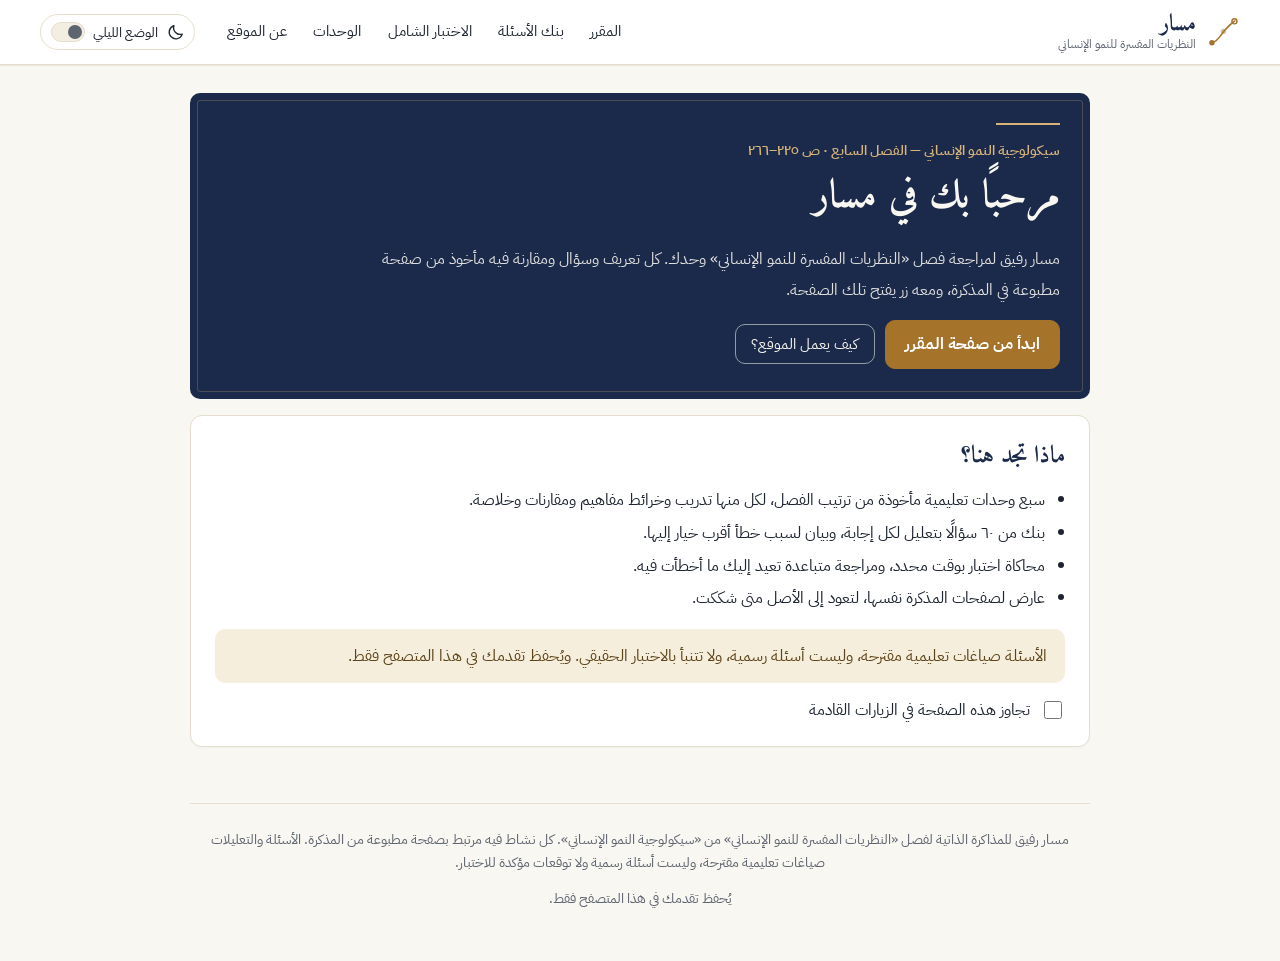
<file: index.html>
<!doctype html>
<html lang="ar" dir="rtl">
<head>
<meta charset="utf-8">
<meta name="viewport" content="width=device-width, initial-scale=1, viewport-fit=cover">
<title>مسار · النظريات المفسرة للنمو الإنساني</title>
<meta name="description" content="مسار: رفيق للمذاكرة الذاتية للفصل السابع من «سيكولوجية النمو الإنساني»: النظريات المفسرة للنمو الإنساني.">
<meta name="color-scheme" content="light dark">
<meta name="theme-color" content="#F9F7F1">
<script>
/* تطبيق الوضع قبل أول رسم لتجنّب الوميض */
(function () {
  var t = null;
  try { t = localStorage.getItem('masar:theme'); } catch (e) {}
  if (t !== 'dark' && t !== 'light') {
    t = (window.matchMedia && matchMedia('(prefers-color-scheme: dark)').matches) ? 'dark' : 'light';
  }
  document.documentElement.setAttribute('data-theme', t);
})();
</script>
<link rel="preload" href="fonts/IBMPlexSansArabic-400-arabic.woff2" as="font" type="font/woff2" crossorigin>
<link rel="preload" href="fonts/Amiri-700-arabic.woff2" as="font" type="font/woff2" crossorigin>
<link rel="stylesheet" href="fonts/fonts.css">
<link rel="stylesheet" href="css/masar.css">
</head>
<body>
<a class="skip" href="#main">تخطَّ إلى المحتوى</a>

<svg width="0" height="0" style="position:absolute" aria-hidden="true" focusable="false">
  <defs>
    <symbol id="i-home" viewBox="0 0 24 24"><path d="M3.5 10.5 12 4l8.5 6.5"/><path d="M5.5 9v10.5h13V9"/><path d="M10 19.5v-5h4v5"/></symbol>
    <symbol id="i-book" viewBox="0 0 24 24"><path d="M4 5.5c2.5-1 5.5-1 8 .8v13c-2.5-1.8-5.5-1.8-8-.8z"/><path d="M20 5.5c-2.5-1-5.5-1-8 .8v13c2.5-1.8 5.5-1.8 8-.8z"/></symbol>
    <symbol id="i-list" viewBox="0 0 24 24"><path d="M9 6.5h11M9 12h11M9 17.5h11"/><circle cx="4.8" cy="6.5" r="1"/><circle cx="4.8" cy="12" r="1"/><circle cx="4.8" cy="17.5" r="1"/></symbol>
    <symbol id="i-clock" viewBox="0 0 24 24"><circle cx="12" cy="12.5" r="8"/><path d="M12 8.5v4.2l2.8 1.8"/><path d="M9.5 2.8h5"/></symbol>
    <symbol id="i-grid" viewBox="0 0 24 24"><rect x="4" y="4" width="6.5" height="6.5" rx="1.5"/><rect x="13.5" y="4" width="6.5" height="6.5" rx="1.5"/><rect x="4" y="13.5" width="6.5" height="6.5" rx="1.5"/><rect x="13.5" y="13.5" width="6.5" height="6.5" rx="1.5"/></symbol>
    <symbol id="i-moon" viewBox="0 0 24 24"><path d="M19.5 14.5A8 8 0 0 1 9.5 4.5a8 8 0 1 0 10 10z"/></symbol>
    <symbol id="i-info" viewBox="0 0 24 24"><circle cx="12" cy="12" r="8.5"/><path d="M12 11v5.5"/><circle cx="12" cy="7.8" r=".6"/></symbol>
    <symbol id="i-x" viewBox="0 0 24 24"><path d="M6 6l12 12M18 6 6 18"/></symbol>
    <symbol id="i-prev" viewBox="0 0 24 24"><path d="M9.5 6l6 6-6 6"/></symbol>
    <symbol id="i-next" viewBox="0 0 24 24"><path d="M14.5 6l-6 6 6 6"/></symbol>
    <symbol id="i-star" viewBox="0 0 24 24"><path d="M12 4.2l2.4 4.9 5.4.8-3.9 3.8.9 5.4L12 16.6l-4.8 2.5.9-5.4-3.9-3.8 5.4-.8z"/></symbol>
    <symbol id="i-print" viewBox="0 0 24 24"><path d="M7 9V4h10v5"/><rect x="4" y="9" width="16" height="7.5" rx="1.5"/><path d="M7 14h10v6H7z"/></symbol>
    <symbol id="i-search" viewBox="0 0 24 24"><circle cx="10.5" cy="10.5" r="6"/><path d="M15 15l5 5"/></symbol>
    <symbol id="i-page" viewBox="0 0 24 24"><path d="M6 3.5h8l4 4v13H6z"/><path d="M14 3.5v4h4"/><path d="M9 12h6M9 15.5h6"/></symbol>
    <symbol id="i-map" viewBox="0 0 24 24"><circle cx="12" cy="6" r="2.5"/><circle cx="5.5" cy="18" r="2.5"/><circle cx="18.5" cy="18" r="2.5"/><path d="M12 8.5v3.5M12 12l-5 4M12 12l5 4"/></symbol>
    <symbol id="i-table" viewBox="0 0 24 24"><rect x="3.5" y="5" width="17" height="14" rx="1.5"/><path d="M3.5 10h17M10 10v9"/></symbol>
    <symbol id="i-person" viewBox="0 0 24 24"><circle cx="12" cy="8" r="3.5"/><path d="M5 20c.8-3.8 3.6-5.8 7-5.8s6.2 2 7 5.8"/></symbol>
    <symbol id="i-sum" viewBox="0 0 24 24"><path d="M5 5h14M5 9.5h14M5 14h9M5 18.5h6"/></symbol>
    <symbol id="i-drill" viewBox="0 0 24 24"><path d="M9 6h11M9 12h11M9 18h11"/><path d="M4 4.5v3M3 9.5l1.5-1.5M3.2 14.5h2.2l-2.2 3h2.2"/></symbol>
    <symbol id="i-match" viewBox="0 0 24 24"><circle cx="5" cy="6.5" r="1.8"/><circle cx="5" cy="17.5" r="1.8"/><circle cx="19" cy="6.5" r="1.8"/><circle cx="19" cy="17.5" r="1.8"/><path d="M6.8 6.8l10.4 10.4M6.8 17.2l10.4-10.4"/></symbol>
    <symbol id="i-up" viewBox="0 0 24 24"><path d="M6 14.5l6-6 6 6"/></symbol>
    <symbol id="i-down" viewBox="0 0 24 24"><path d="M6 9.5l6 6 6-6"/></symbol>
    <symbol id="i-play" viewBox="0 0 24 24"><path d="M16.5 6.5v11L8 12z"/></symbol>
  </defs>
</svg>

<header class="topbar">
  <div class="topbar-in">
    <a class="brand" href="#course" aria-label="مسار — صفحة المقرر">
      <svg class="brand-mark" viewBox="0 0 40 40" aria-hidden="true" focusable="false">
        <path d="M6 33 C 15 31, 18 22, 22 18 S 30 9, 34 7" fill="none" stroke="currentColor" stroke-width="1.8" stroke-linecap="round"/>
        <circle cx="7" cy="32.6" r="3.2" fill="currentColor"/>
        <circle cx="20.5" cy="19.5" r="3.2" fill="currentColor" fill-opacity=".45"/>
        <circle cx="33.5" cy="7.4" r="3" fill="none" stroke="currentColor" stroke-width="1.6"/>
      </svg>
      <span class="brand-text"><span class="brand-name">مسار</span><span class="brand-sub">النظريات المفسرة للنمو الإنساني</span></span>
    </a>
    <nav class="topnav" aria-label="التنقل الرئيسي">
      <a href="#course" data-nav="course">المقرر</a>
      <a href="#bank" data-nav="bank">بنك الأسئلة</a>
      <a href="#mock" data-nav="mock">الاختبار الشامل</a>
      <button type="button" class="navbtn" data-open-units aria-haspopup="dialog">الوحدات</button>
      <a href="#about" data-nav="about">عن الموقع</a>
    </nav>
    <div class="topactions">
      <button type="button" class="switch" id="themeSwitch" role="switch" aria-checked="false" aria-label="الوضع الليلي">
        <svg class="ic" aria-hidden="true"><use href="#i-moon"/></svg>
        <span class="switch-label">الوضع الليلي</span>
        <span class="switch-track" aria-hidden="true"><span class="switch-thumb"></span></span>
      </button>
    </div>
  </div>
</header>

<div id="examBanner" class="exam-banner" hidden></div>

<div class="layout" id="layout">
  <aside class="side" id="side" aria-label="أنشطة الوحدة"></aside>
  <main id="main" tabindex="-1"></main>
</div>

<footer class="foot">
  <p>مسار رفيق للمذاكرة الذاتية لفصل «النظريات المفسرة للنمو الإنساني» من «سيكولوجية النمو الإنساني». كل نشاط فيه مرتبط بصفحة مطبوعة من المذكرة. الأسئلة والتعليلات صياغات تعليمية مقترحة، وليست أسئلة رسمية ولا توقعات مؤكدة للاختبار.</p>
  <p class="small">يُحفظ تقدمك في هذا المتصفح فقط.</p>
</footer>

<nav class="tabbar" aria-label="التنقل السريع">
  <a href="#course" data-tab="course"><svg class="ic" aria-hidden="true"><use href="#i-home"/></svg><span>الرئيسية</span></a>
  <a href="#unit-all-home" data-tab="all"><svg class="ic" aria-hidden="true"><use href="#i-book"/></svg><span>المقرر</span></a>
  <a href="#bank" data-tab="bank"><svg class="ic" aria-hidden="true"><use href="#i-list"/></svg><span>الأسئلة</span></a>
  <a href="#mock" data-tab="mock"><svg class="ic" aria-hidden="true"><use href="#i-clock"/></svg><span>الاختبار الشامل</span></a>
  <button type="button" data-open-units aria-haspopup="dialog"><svg class="ic" aria-hidden="true"><use href="#i-grid"/></svg><span>الوحدات</span></button>
</nav>

<dialog id="sourceDlg" class="dlg dlg-source" aria-labelledby="sourceTitle">
  <div class="dlg-bar">
    <h2 id="sourceTitle" class="dlg-title">المذكرة</h2>
    <div class="dlg-tools">
      <button type="button" class="btn btn-sm" id="srcPrev">‹ السابقة</button>
      <button type="button" class="btn btn-sm" id="srcNext">التالية ›</button>
      <button type="button" class="btn btn-sm" id="srcClose">إغلاق</button>
    </div>
  </div>
  <div class="dlg-body" id="sourceBody"></div>
  <p class="small dlg-hint">اضغط على الصفحة لتكبيرها أو تصغيرها.</p>
</dialog>

<dialog id="unitsDlg" class="dlg dlg-units" aria-labelledby="unitsTitle">
  <div class="dlg-bar">
    <h2 id="unitsTitle" class="dlg-title">الوحدات</h2>
    <button type="button" class="iconbtn" id="unitsClose" aria-label="إغلاق"><svg class="ic" aria-hidden="true"><use href="#i-x"/></svg></button>
  </div>
  <div class="dlg-body" id="unitsBody"></div>
</dialog>

<script src="data/course.js"></script>
<script src="data/questions.js"></script>
<script src="data/notes.js"></script>
<script src="data/exercises.js"></script>
<script src="js/app.js"></script>
</body>
</html>
</file>
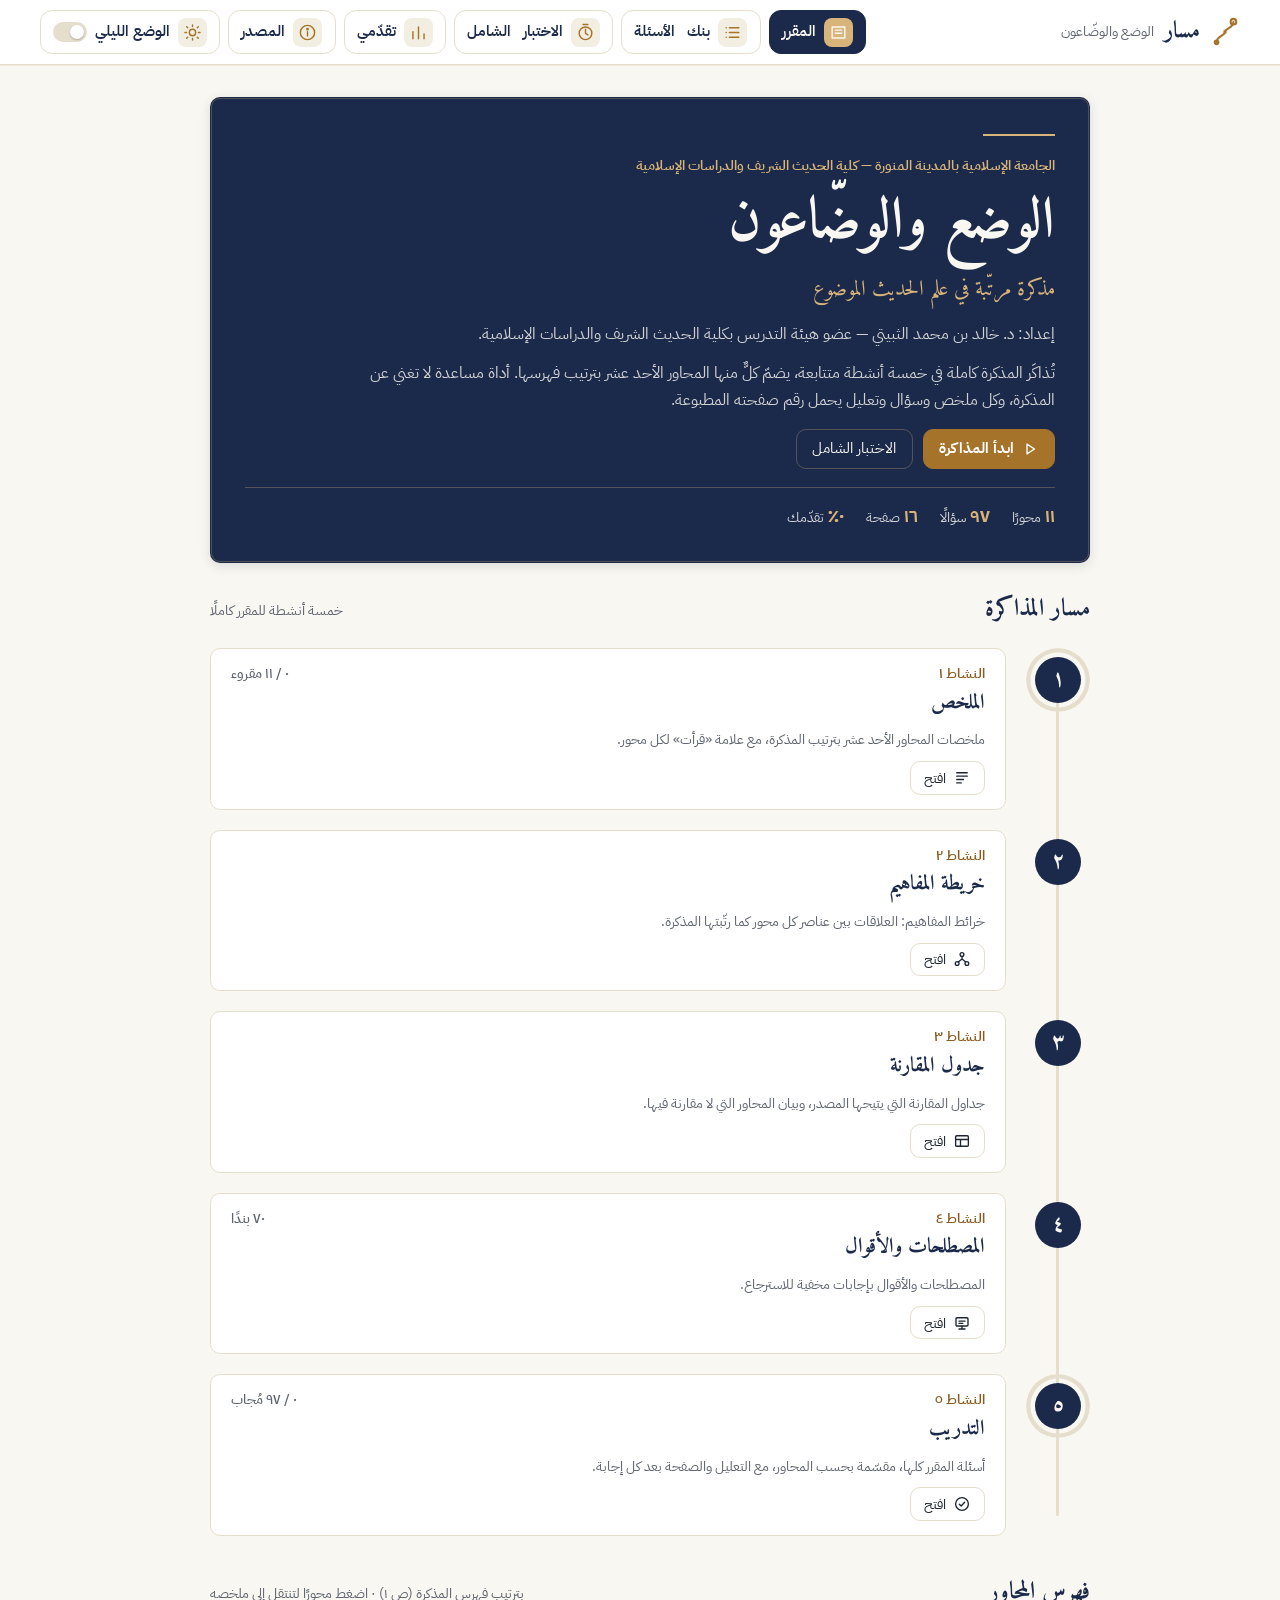
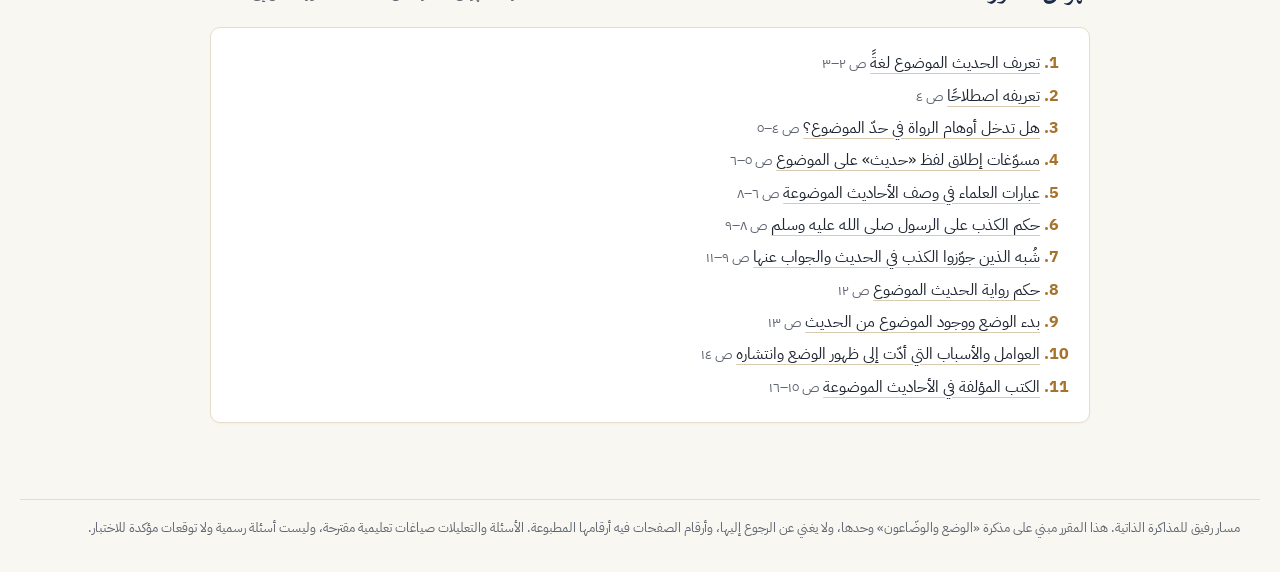
<file: wad/index.html>
<!doctype html>
<html lang="ar" dir="rtl">
<head>
<meta charset="utf-8">
<meta name="viewport" content="width=device-width, initial-scale=1, viewport-fit=cover">
<title>مسار · الوضع والوضّاعون</title>
<meta name="description" content="مسار: رفيق لمذاكرة مذكرة «الوضع والوضّاعون» في علم الحديث الموضوع — ملخصات وخرائط ومقارنات وتدريب وبنك أسئلة واختبار شامل.">
<meta name="theme-color" content="#FFFFFF">
<link rel="icon" href="data:image/svg+xml,%3Csvg xmlns='http://www.w3.org/2000/svg' viewBox='0 0 32 32' fill='none' stroke='%23A6732B' stroke-width='2.2' stroke-linecap='round'%3E%3Cpath d='M7 27C7 20 16 20 16 16S25 12 25 5'/%3E%3Ccircle cx='7' cy='27' r='3' fill='%23A6732B' stroke='none'/%3E%3Ccircle cx='16' cy='16' r='2.6' fill='%23A6732B' fill-opacity='.45' stroke='none'/%3E%3Ccircle cx='25' cy='5' r='3'/%3E%3C/svg%3E">
<link rel="preload" href="../fonts/IBMPlexSansArabic-400-arabic.woff2" as="font" type="font/woff2" crossorigin>
<link rel="preload" href="../fonts/Amiri-700-arabic.woff2" as="font" type="font/woff2" crossorigin>
<link rel="stylesheet" href="../fonts/fonts.css">
<link rel="stylesheet" href="style.css">
</head>
<body>
<a class="skip-link" href="#main">تخطَّ إلى المحتوى</a>
<header><div class="top">
  <button class="brand" data-go="#home" aria-label="مسار، صفحة المقرر"><span id="brandMark"></span><span>مسار</span><span class="small">الوضع والوضّاعون</span></button>
  <div class="top-actions">
    <button data-top="course" data-go="#home"><span class="nav-glyph" data-icon="course"></span>المقرر</button>
    <button data-top="bank" data-go="#bank"><span class="nav-glyph" data-icon="bank"></span><span class="long">بنك&nbsp;</span>الأسئلة</button>
    <button data-top="mock" data-go="#mock"><span class="nav-glyph" data-icon="exam"></span><span class="long">الاختبار&nbsp;</span>الشامل</button>
    <button data-top="progress" data-go="#progress"><span class="nav-glyph" data-icon="progress"></span>تقدّمي</button>
    <button data-top="notes" data-go="#notes" aria-label="ملاحظات على المصدر"><span class="nav-glyph" data-icon="info"></span><span class="long">المصدر</span></button>
    <button id="nightBtn" type="button" role="switch" aria-checked="false" data-act="night" aria-label="الوضع الليلي"><span class="nav-glyph" id="nightGlyph"></span><span class="long">الوضع الليلي</span><span class="night-track" id="nightTrack" aria-hidden="true"></span></button>
  </div>
</div></header>
<div class="layout">
  <aside>
    <div id="chapterContext" class="chapter-context"></div>
    <nav id="nav" aria-label="أنشطة المقرر"></nav>
    <div id="jump" class="jump"></div>
    <div class="progressbox"><div class="small">تقدّمك في المقرر</div><strong id="progressText"></strong><div id="progressBar"></div><p class="small">يُحفظ في هذا المتصفح فقط، ويُحسب من قراءة الملخص والإجابة عن الأسئلة.</p></div>
  </aside>
  <main id="main" tabindex="-1"></main>
</div>
<footer>مسار رفيق للمذاكرة الذاتية. هذا المقرر مبني على مذكرة «الوضع والوضّاعون» وحدها، ولا يغني عن الرجوع إليها، وأرقام الصفحات فيه أرقامها المطبوعة. الأسئلة والتعليلات صياغات تعليمية مقترحة، وليست أسئلة رسمية ولا توقعات مؤكدة للاختبار.</footer>
<nav class="tabbar" aria-label="التنقل الرئيسي">
  <button data-top="course" data-go="#home"><span data-icon="course"></span><span>المقرر</span></button>
  <button data-top="bank" data-go="#bank"><span data-icon="bank"></span><span>بنك الأسئلة</span></button>
  <button data-top="mock" data-go="#mock"><span data-icon="exam"></span><span>الاختبار الشامل</span></button>
  <button data-top="progress" data-go="#progress"><span data-icon="progress"></span><span>تقدّمي</span></button>
  <button data-top="notes" data-go="#notes"><span data-icon="info"></span><span>المصدر</span></button>
</nav>
<script src="data.js"></script>
<script src="app.js"></script>
</body>
</html>
</file>
<file: fonts/fonts.css>
/* Self-hosted subsets of Amiri and IBM Plex Sans Arabic (SIL Open Font License). */
@font-face {
  font-family: 'Amiri';
  font-style: normal;
  font-weight: 400;
  font-display: swap;
  src: url(Amiri-400-arabic.woff2) format('woff2'), url(https://fonts.gstatic.com/s/amiri/v30/J7aRnpd8CGxBHpUrtLMA7w.woff2) format('woff2');
  unicode-range: U+0600-06FF, U+0750-077F, U+0870-0891, U+0897-08E1, U+08E3-08FF, U+200C-200E, U+2010-2011, U+204F, U+2E41, U+FB50-FDFF, U+FE70-FE74, U+FE76-FEFC, U+102E0-102FB, U+10E60-10E7E, U+10EC2-10EC7, U+10EC9-10EEE, U+10EF0-10EFF, U+1EE00-1EE03, U+1EE05-1EE1F, U+1EE21-1EE22, U+1EE24, U+1EE27, U+1EE29-1EE32, U+1EE34-1EE37, U+1EE39, U+1EE3B, U+1EE42, U+1EE47, U+1EE49, U+1EE4B, U+1EE4D-1EE4F, U+1EE51-1EE52, U+1EE54, U+1EE57, U+1EE59, U+1EE5B, U+1EE5D, U+1EE5F, U+1EE61-1EE62, U+1EE64, U+1EE67-1EE6A, U+1EE6C-1EE72, U+1EE74-1EE77, U+1EE79-1EE7C, U+1EE7E, U+1EE80-1EE89, U+1EE8B-1EE9B, U+1EEA1-1EEA3, U+1EEA5-1EEA9, U+1EEAB-1EEBB, U+1EEF0-1EEF1;
}
@font-face {
  font-family: 'Amiri';
  font-style: normal;
  font-weight: 400;
  font-display: swap;
  src: url(Amiri-400-latin.woff2) format('woff2'), url(https://fonts.gstatic.com/s/amiri/v30/J7aRnpd8CGxBHpUutLM.woff2) format('woff2');
  unicode-range: U+0000-00FF, U+0131, U+0152-0153, U+02BB-02BC, U+02C6, U+02DA, U+02DC, U+0304, U+0308, U+0329, U+2000-206F, U+20AC, U+2122, U+2191, U+2193, U+2212, U+2215, U+FEFF, U+FFFD;
}
@font-face {
  font-family: 'Amiri';
  font-style: normal;
  font-weight: 700;
  font-display: swap;
  src: url(Amiri-700-arabic.woff2) format('woff2'), url(https://fonts.gstatic.com/s/amiri/v30/J7acnpd8CGxBHp2VkaY6zp5yGw.woff2) format('woff2');
  unicode-range: U+0600-06FF, U+0750-077F, U+0870-0891, U+0897-08E1, U+08E3-08FF, U+200C-200E, U+2010-2011, U+204F, U+2E41, U+FB50-FDFF, U+FE70-FE74, U+FE76-FEFC, U+102E0-102FB, U+10E60-10E7E, U+10EC2-10EC7, U+10EC9-10EEE, U+10EF0-10EFF, U+1EE00-1EE03, U+1EE05-1EE1F, U+1EE21-1EE22, U+1EE24, U+1EE27, U+1EE29-1EE32, U+1EE34-1EE37, U+1EE39, U+1EE3B, U+1EE42, U+1EE47, U+1EE49, U+1EE4B, U+1EE4D-1EE4F, U+1EE51-1EE52, U+1EE54, U+1EE57, U+1EE59, U+1EE5B, U+1EE5D, U+1EE5F, U+1EE61-1EE62, U+1EE64, U+1EE67-1EE6A, U+1EE6C-1EE72, U+1EE74-1EE77, U+1EE79-1EE7C, U+1EE7E, U+1EE80-1EE89, U+1EE8B-1EE9B, U+1EEA1-1EEA3, U+1EEA5-1EEA9, U+1EEAB-1EEBB, U+1EEF0-1EEF1;
}
@font-face {
  font-family: 'Amiri';
  font-style: normal;
  font-weight: 700;
  font-display: swap;
  src: url(Amiri-700-latin.woff2) format('woff2'), url(https://fonts.gstatic.com/s/amiri/v30/J7acnpd8CGxBHp2VkaY_zp4.woff2) format('woff2');
  unicode-range: U+0000-00FF, U+0131, U+0152-0153, U+02BB-02BC, U+02C6, U+02DA, U+02DC, U+0304, U+0308, U+0329, U+2000-206F, U+20AC, U+2122, U+2191, U+2193, U+2212, U+2215, U+FEFF, U+FFFD;
}
@font-face {
  font-family: 'IBM Plex Sans Arabic';
  font-style: normal;
  font-weight: 400;
  font-display: swap;
  src: url(IBMPlexSansArabic-400-arabic.woff2) format('woff2'), url(https://fonts.gstatic.com/s/ibmplexsansarabic/v15/Qw3CZRtWPQCuHme67tEYUIx3Kh0PHR9N6Ys43PWrfQ.woff2) format('woff2');
  unicode-range: U+0600-06FF, U+0750-077F, U+0870-0891, U+0897-08E1, U+08E3-08FF, U+200C-200E, U+2010-2011, U+204F, U+2E41, U+FB50-FDFF, U+FE70-FE74, U+FE76-FEFC, U+102E0-102FB, U+10E60-10E7E, U+10EC2-10EC7, U+10EC9-10EEE, U+10EF0-10EFF, U+1EE00-1EE03, U+1EE05-1EE1F, U+1EE21-1EE22, U+1EE24, U+1EE27, U+1EE29-1EE32, U+1EE34-1EE37, U+1EE39, U+1EE3B, U+1EE42, U+1EE47, U+1EE49, U+1EE4B, U+1EE4D-1EE4F, U+1EE51-1EE52, U+1EE54, U+1EE57, U+1EE59, U+1EE5B, U+1EE5D, U+1EE5F, U+1EE61-1EE62, U+1EE64, U+1EE67-1EE6A, U+1EE6C-1EE72, U+1EE74-1EE77, U+1EE79-1EE7C, U+1EE7E, U+1EE80-1EE89, U+1EE8B-1EE9B, U+1EEA1-1EEA3, U+1EEA5-1EEA9, U+1EEAB-1EEBB, U+1EEF0-1EEF1;
}
@font-face {
  font-family: 'IBM Plex Sans Arabic';
  font-style: normal;
  font-weight: 400;
  font-display: swap;
  src: url(IBMPlexSansArabic-400-latin.woff2) format('woff2'), url(https://fonts.gstatic.com/s/ibmplexsansarabic/v15/Qw3CZRtWPQCuHme67tEYUIx3Kh0PHR9N6Ys93PU.woff2) format('woff2');
  unicode-range: U+0000-00FF, U+0131, U+0152-0153, U+02BB-02BC, U+02C6, U+02DA, U+02DC, U+0304, U+0308, U+0329, U+2000-206F, U+20AC, U+2122, U+2191, U+2193, U+2212, U+2215, U+FEFF, U+FFFD;
}
@font-face {
  font-family: 'IBM Plex Sans Arabic';
  font-style: normal;
  font-weight: 500;
  font-display: swap;
  src: url(IBMPlexSansArabic-500-arabic.woff2) format('woff2'), url(https://fonts.gstatic.com/s/ibmplexsansarabic/v15/Qw3NZRtWPQCuHme67tEYUIx3Kh0PHR9N6YPO_-CRXMR5Kw.woff2) format('woff2');
  unicode-range: U+0600-06FF, U+0750-077F, U+0870-0891, U+0897-08E1, U+08E3-08FF, U+200C-200E, U+2010-2011, U+204F, U+2E41, U+FB50-FDFF, U+FE70-FE74, U+FE76-FEFC, U+102E0-102FB, U+10E60-10E7E, U+10EC2-10EC7, U+10EC9-10EEE, U+10EF0-10EFF, U+1EE00-1EE03, U+1EE05-1EE1F, U+1EE21-1EE22, U+1EE24, U+1EE27, U+1EE29-1EE32, U+1EE34-1EE37, U+1EE39, U+1EE3B, U+1EE42, U+1EE47, U+1EE49, U+1EE4B, U+1EE4D-1EE4F, U+1EE51-1EE52, U+1EE54, U+1EE57, U+1EE59, U+1EE5B, U+1EE5D, U+1EE5F, U+1EE61-1EE62, U+1EE64, U+1EE67-1EE6A, U+1EE6C-1EE72, U+1EE74-1EE77, U+1EE79-1EE7C, U+1EE7E, U+1EE80-1EE89, U+1EE8B-1EE9B, U+1EEA1-1EEA3, U+1EEA5-1EEA9, U+1EEAB-1EEBB, U+1EEF0-1EEF1;
}
@font-face {
  font-family: 'IBM Plex Sans Arabic';
  font-style: normal;
  font-weight: 500;
  font-display: swap;
  src: url(IBMPlexSansArabic-500-latin.woff2) format('woff2'), url(https://fonts.gstatic.com/s/ibmplexsansarabic/v15/Qw3NZRtWPQCuHme67tEYUIx3Kh0PHR9N6YPO_-CUXMQ.woff2) format('woff2');
  unicode-range: U+0000-00FF, U+0131, U+0152-0153, U+02BB-02BC, U+02C6, U+02DA, U+02DC, U+0304, U+0308, U+0329, U+2000-206F, U+20AC, U+2122, U+2191, U+2193, U+2212, U+2215, U+FEFF, U+FFFD;
}
@font-face {
  font-family: 'IBM Plex Sans Arabic';
  font-style: normal;
  font-weight: 600;
  font-display: swap;
  src: url(IBMPlexSansArabic-600-arabic.woff2) format('woff2'), url(https://fonts.gstatic.com/s/ibmplexsansarabic/v15/Qw3NZRtWPQCuHme67tEYUIx3Kh0PHR9N6YPi-OCRXMR5Kw.woff2) format('woff2');
  unicode-range: U+0600-06FF, U+0750-077F, U+0870-0891, U+0897-08E1, U+08E3-08FF, U+200C-200E, U+2010-2011, U+204F, U+2E41, U+FB50-FDFF, U+FE70-FE74, U+FE76-FEFC, U+102E0-102FB, U+10E60-10E7E, U+10EC2-10EC7, U+10EC9-10EEE, U+10EF0-10EFF, U+1EE00-1EE03, U+1EE05-1EE1F, U+1EE21-1EE22, U+1EE24, U+1EE27, U+1EE29-1EE32, U+1EE34-1EE37, U+1EE39, U+1EE3B, U+1EE42, U+1EE47, U+1EE49, U+1EE4B, U+1EE4D-1EE4F, U+1EE51-1EE52, U+1EE54, U+1EE57, U+1EE59, U+1EE5B, U+1EE5D, U+1EE5F, U+1EE61-1EE62, U+1EE64, U+1EE67-1EE6A, U+1EE6C-1EE72, U+1EE74-1EE77, U+1EE79-1EE7C, U+1EE7E, U+1EE80-1EE89, U+1EE8B-1EE9B, U+1EEA1-1EEA3, U+1EEA5-1EEA9, U+1EEAB-1EEBB, U+1EEF0-1EEF1;
}
@font-face {
  font-family: 'IBM Plex Sans Arabic';
  font-style: normal;
  font-weight: 600;
  font-display: swap;
  src: url(IBMPlexSansArabic-600-latin.woff2) format('woff2'), url(https://fonts.gstatic.com/s/ibmplexsansarabic/v15/Qw3NZRtWPQCuHme67tEYUIx3Kh0PHR9N6YPi-OCUXMQ.woff2) format('woff2');
  unicode-range: U+0000-00FF, U+0131, U+0152-0153, U+02BB-02BC, U+02C6, U+02DA, U+02DC, U+0304, U+0308, U+0329, U+2000-206F, U+20AC, U+2122, U+2191, U+2193, U+2212, U+2215, U+FEFF, U+FFFD;
}
@font-face {
  font-family: 'IBM Plex Sans Arabic';
  font-style: normal;
  font-weight: 700;
  font-display: swap;
  src: url(IBMPlexSansArabic-700-arabic.woff2) format('woff2'), url(https://fonts.gstatic.com/s/ibmplexsansarabic/v15/Qw3NZRtWPQCuHme67tEYUIx3Kh0PHR9N6YOG-eCRXMR5Kw.woff2) format('woff2');
  unicode-range: U+0600-06FF, U+0750-077F, U+0870-0891, U+0897-08E1, U+08E3-08FF, U+200C-200E, U+2010-2011, U+204F, U+2E41, U+FB50-FDFF, U+FE70-FE74, U+FE76-FEFC, U+102E0-102FB, U+10E60-10E7E, U+10EC2-10EC7, U+10EC9-10EEE, U+10EF0-10EFF, U+1EE00-1EE03, U+1EE05-1EE1F, U+1EE21-1EE22, U+1EE24, U+1EE27, U+1EE29-1EE32, U+1EE34-1EE37, U+1EE39, U+1EE3B, U+1EE42, U+1EE47, U+1EE49, U+1EE4B, U+1EE4D-1EE4F, U+1EE51-1EE52, U+1EE54, U+1EE57, U+1EE59, U+1EE5B, U+1EE5D, U+1EE5F, U+1EE61-1EE62, U+1EE64, U+1EE67-1EE6A, U+1EE6C-1EE72, U+1EE74-1EE77, U+1EE79-1EE7C, U+1EE7E, U+1EE80-1EE89, U+1EE8B-1EE9B, U+1EEA1-1EEA3, U+1EEA5-1EEA9, U+1EEAB-1EEBB, U+1EEF0-1EEF1;
}
@font-face {
  font-family: 'IBM Plex Sans Arabic';
  font-style: normal;
  font-weight: 700;
  font-display: swap;
  src: url(IBMPlexSansArabic-700-latin.woff2) format('woff2'), url(https://fonts.gstatic.com/s/ibmplexsansarabic/v15/Qw3NZRtWPQCuHme67tEYUIx3Kh0PHR9N6YOG-eCUXMQ.woff2) format('woff2');
  unicode-range: U+0000-00FF, U+0131, U+0152-0153, U+02BB-02BC, U+02C6, U+02DA, U+02DC, U+0304, U+0308, U+0329, U+2000-206F, U+20AC, U+2122, U+2191, U+2193, U+2212, U+2215, U+FEFF, U+FFFD;
}
</file>
<file: css/masar.css>
/* مسار — الهوية الأكاديمية التراثية: ورق عاجي، كحلي، نحاسي. */

:root{
  color-scheme:light;
  --paper:#F9F7F1;
  --surface:#FFFFFF;
  --sunken:#F3EEE2;
  --ink:#1E2530;
  --muted:#5E6470;
  --line:#E6DECD;
  --navy:#1B2A4A;
  --ivory:#F9F7F1;
  --brass:#A6732B;
  --brass-soft:#D9B47A;
  --brass-ink:#8A5B1E;
  --accent:var(--brass);
  --good:#2F6B3F; --good-bg:#EAF2E6;
  --bad:#9B3426;  --bad-bg:#F8EAE5;
  --hint-bg:#F6EEDC; --hint-ink:#5C4318;
  --tint:color-mix(in srgb,var(--brass) 9%,#fff);
  --tint-2:color-mix(in srgb,var(--brass) 18%,#fff);
  --head:"Amiri","Traditional Arabic","Times New Roman",serif;
  --ui:"IBM Plex Sans Arabic","Segoe UI",Tahoma,system-ui,sans-serif;
  --read:var(--ui);
  --r-s:10px; --r-m:10px; --r-l:12px;
  --hero-bg:var(--navy); --hero-ink:var(--ivory);
  --on-navy:var(--ivory);
  --focus:rgba(166,115,43,.45);
  --shadow:0 1px 2px rgba(30,37,48,.035);
  --topbar-h:64px;
  --hover-line:color-mix(in srgb,var(--navy) 40%,var(--line));
  --series-done:#2F5596; --series-acc:#A6732B;
}
:root[data-theme="dark"]{
  color-scheme:dark;
  --paper:#1E1C19; --surface:#2A2723; --sunken:#161411; --ink:#E9E1D6; --muted:#B3AA9C;
  --line:#3D3832; --navy:#E5C384; --ivory:#F7EFE9; --brass:#E0BA73; --brass-soft:#F4D59C;
  --brass-ink:#E0BA73; --accent:#E0BA73; --good:#6FD39A; --good-bg:#1E3A2B; --bad:#F08A7E; --bad-bg:#4A2420;
  --hint-bg:#3A3122; --hint-ink:#F1DDB5;
  --tint:color-mix(in srgb,#E0BA73 10%,#2A2723);
  --tint-2:color-mix(in srgb,#E0BA73 20%,#2A2723);
  --hero-bg:#2F2A22; --hero-ink:#F7EFE9;
  --on-navy:#1E1C19;
  --focus:rgba(224,186,115,.5);
  --shadow:none;
  --series-done:#6E93D6; --series-acc:#B98A40;
}

*,*::before,*::after{box-sizing:border-box}
html{scroll-padding-top:calc(var(--topbar-h) + 16px);-webkit-text-size-adjust:100%}
body{
  margin:0;background:var(--paper);color:var(--ink);
  font-family:var(--ui);font-size:15.5px;line-height:1.7;
  padding-bottom:env(safe-area-inset-bottom);
}
img{max-width:100%}
a{color:var(--navy);text-decoration-color:color-mix(in srgb,var(--navy) 35%,transparent);text-underline-offset:3px}
a:hover{text-decoration-color:currentColor}
h1,h2,h3{font-family:var(--head);font-weight:700;color:var(--navy);line-height:1.55;margin:0 0 .4em}
h3{font-family:var(--ui);font-weight:700;line-height:1.6}
h1{font-size:clamp(1.9rem,4.6vw,2.5rem)}
h2{font-size:1.5rem}
h3{font-size:1.12rem}
p{margin:0 0 .8em}
ol{list-style-type:arabic-indic}
.read,.read p,p.read{font-family:var(--read);font-size:1.02rem;line-height:1.9;max-width:68ch}
.eyebrow{font-size:.85rem;font-weight:600;color:var(--muted);margin:0 0 .3em;letter-spacing:0}
.small{font-size:.86rem;color:var(--muted)}
.muted{color:var(--muted)}
.ic{width:20px;height:20px;fill:none;stroke:currentColor;stroke-width:1.6;stroke-linecap:round;stroke-linejoin:round;flex:none;vertical-align:middle}
.sr{position:absolute;width:1px;height:1px;overflow:hidden;clip:rect(0 0 0 0);white-space:nowrap}
:focus-visible{outline:3px solid var(--focus);outline-offset:2px;border-radius:6px}
#main:focus{outline:none}

.skip{position:absolute;inset-inline-start:12px;top:-60px;z-index:100;background:var(--navy);color:var(--on-navy);padding:.5em 1em;border-radius:var(--r-s);text-decoration:none;font-weight:600}
.skip:focus{top:10px}

/* ── الشريط العلوي ── */
.topbar{position:sticky;top:0;z-index:30;background:var(--surface);border-bottom:1px solid var(--line);box-shadow:0 1px 0 rgba(166,115,43,.12);padding-top:env(safe-area-inset-top)}
.topbar-in{max-width:1240px;margin:0 auto;min-height:var(--topbar-h);display:flex;align-items:center;gap:20px;padding:8px max(20px,env(safe-area-inset-right)) 8px max(20px,env(safe-area-inset-left))}
.brand{display:flex;align-items:center;gap:10px;text-decoration:none;color:var(--navy);flex:none}
.brand-mark{width:34px;height:34px;color:var(--brass)}
.brand-text{display:flex;flex-direction:column;line-height:1.15}
.brand-name{font-family:var(--head);font-weight:700;font-size:1.45rem;color:var(--navy)}
.brand-sub{font-size:.76rem;color:var(--muted)}
.topnav{display:flex;align-items:center;gap:2px;margin-inline-start:auto}
.topnav a,.navbtn{font:inherit;font-size:.95rem;color:var(--ink);text-decoration:none;background:none;border:0;padding:.45em .8em;border-radius:var(--r-s);cursor:pointer;transition:background-color .13s ease,color .13s ease}
.topnav a:hover,.navbtn:hover{background:var(--sunken)}
.topnav a[aria-current="page"]{color:var(--navy);background:var(--tint);font-weight:600}
.topactions{display:flex;align-items:center;gap:8px}

.switch{display:inline-flex;align-items:center;gap:8px;font:inherit;font-size:.9rem;background:none;border:1px solid var(--line);border-radius:99px;padding:.3em .55em .3em .7em;color:var(--ink);cursor:pointer}
.switch:hover{border-color:var(--hover-line)}
.switch-track{width:34px;height:20px;border-radius:99px;background:var(--sunken);border:1px solid var(--line);position:relative;flex:none}
.switch-thumb{position:absolute;top:2px;inset-inline-start:2px;width:14px;height:14px;border-radius:50%;background:var(--muted);transition:inset-inline-start .14s ease,background-color .14s ease}
.switch[aria-checked="true"] .switch-track{background:var(--brass);border-color:var(--brass)}
.switch[aria-checked="true"] .switch-thumb{inset-inline-start:16px;background:var(--surface)}

/* ── شريط الاختبار الجاري ── */
.exam-banner{background:var(--hint-bg);color:var(--hint-ink);border-bottom:1px solid var(--line)}
.exam-banner-in{max-width:1240px;margin:0 auto;padding:8px 20px;display:flex;align-items:center;gap:14px;flex-wrap:wrap;font-weight:600}
.exam-banner .btn{margin-inline-start:auto}

/* ── التخطيط ── */
.layout{max-width:1240px;margin:0 auto;padding:28px max(20px,env(safe-area-inset-right)) 40px max(20px,env(safe-area-inset-left));display:grid;grid-template-columns:270px minmax(0,860px);gap:36px;align-items:start}
.layout.global{grid-template-columns:minmax(0,900px);justify-content:center}
.layout.global .side{display:none}
main{min-width:0}

/* ── العمود الجانبي ── */
.side{position:sticky;top:calc(var(--topbar-h) + 20px);display:flex;flex-direction:column;gap:16px}
.side-head{display:flex;align-items:center;gap:12px;text-decoration:none;color:inherit;border-radius:var(--r-l);padding:6px;margin:-6px;border:1px solid transparent;transition:background-color .13s ease}
.side-head:hover{background:var(--sunken)}
.side-head[aria-current="page"]{background:var(--tint);border-color:var(--brass)}
.side-headtext{display:flex;flex-direction:column;min-width:0}
.side-sub{display:block}
.actgroups{display:flex;flex-direction:column;gap:12px}
.actgroup-l{margin:0 0 4px;padding:0 .8em;font-size:.76rem;font-weight:700;color:var(--muted);letter-spacing:0}
.ubadge{width:46px;height:46px;border-radius:50%;background:var(--navy);color:var(--on-navy);font-family:var(--head);font-weight:700;font-size:1.3rem;display:grid;place-items:center;box-shadow:0 0 0 2px var(--surface),0 0 0 3px var(--brass);flex:none}
.side-name{font-family:var(--ui);font-weight:700;color:var(--navy);font-size:1rem;line-height:1.4;margin:0}
.side-sub{font-size:.82rem;color:var(--muted);margin:0}
.actlist{list-style:none;margin:0;padding:0;display:flex;flex-direction:column;gap:2px}
.actlist a{display:flex;align-items:center;gap:10px;padding:.5em .8em;border-radius:var(--r-s);text-decoration:none;color:var(--ink);position:relative;transition:background-color .13s ease}
.actlist a:hover{background:var(--sunken)}
.actlist a[aria-current="page"]{background:var(--tint);color:var(--navy);font-weight:600}
.actlist a[aria-current="page"]::before{content:"";position:absolute;inset-inline-start:0;top:8px;bottom:8px;width:3px;border-radius:3px;background:var(--brass)}
.actlist .ic{color:var(--muted)}
.actlist a[aria-current="page"] .ic{color:var(--brass-ink)}
.progbox{background:var(--surface);border:1px solid var(--line);border-radius:var(--r-l);padding:14px 16px;box-shadow:var(--shadow)}
.progbox p{margin:0 0 .4em;font-size:.9rem}

progress{-webkit-appearance:none;appearance:none;width:100%;height:8px;border:0;border-radius:99px;background:var(--sunken);overflow:hidden;display:block}
progress::-webkit-progress-bar{background:var(--sunken);border-radius:99px}
progress::-webkit-progress-value{background:var(--series-done);border-radius:99px}
progress::-moz-progress-bar{background:var(--series-done);border-radius:99px}

/* ── اللوحات ── */
.panel{background:var(--surface);border:1px solid var(--line);border-radius:var(--r-l);padding:22px 24px;margin:16px 0;box-shadow:var(--shadow)}
.panel > :last-child{margin-bottom:0}
.panel-title{display:flex;align-items:baseline;justify-content:space-between;gap:12px;flex-wrap:wrap}
.pagehead{margin:0 0 8px}
.pagehead p{color:var(--muted)}

.statelist{list-style:none;margin:12px 0 0;padding:0;color:var(--muted);font-size:.92rem}
.statelist li{padding:.15em 0}
.statelist li::before{content:"— "}
.note{background:var(--hint-bg);color:var(--hint-ink);border-radius:var(--r-s);padding:14px 18px;margin:14px 0}
.note p:last-child{margin:0}
.note strong{color:inherit}

/* ── الأزرار ── */
.btn{font:inherit;font-size:.95rem;display:inline-flex;align-items:center;justify-content:center;gap:.45em;background:var(--surface);color:var(--ink);border:1px solid var(--line);border-radius:var(--r-s);padding:.55em 1em;text-decoration:none;cursor:pointer;transition:background-color .13s ease,border-color .13s ease,transform .12s ease;line-height:1.4}
.btn:hover{border-color:var(--hover-line);background:var(--sunken);color:var(--ink)}
.btn:active{transform:scale(.965)}
.btn[disabled],.btn[aria-disabled="true"]{opacity:.5;cursor:not-allowed;transform:none;background:var(--surface);border-color:var(--line)}
.btn-primary{background:var(--navy);color:var(--on-navy);border-color:var(--navy);font-weight:700}
.btn-primary:hover{background:var(--navy);border-color:var(--navy);color:var(--on-navy);filter:brightness(1.12)}
.btn-primary[disabled]{background:var(--navy);border-color:var(--navy)}
.btn-sm{font-size:.86rem;padding:.38em .75em}
.btn-big{font-size:1rem;padding:.75em 1.2em}
.btn-danger{border-color:var(--bad);color:var(--bad)}
.btn-danger:hover{background:var(--bad-bg);border-color:var(--bad);color:var(--bad)}
.iconbtn{font:inherit;background:none;border:1px solid transparent;border-radius:var(--r-s);padding:6px;display:inline-grid;place-items:center;color:var(--ink);cursor:pointer}
.iconbtn:hover{border-color:var(--line);background:var(--tint)}
.btnrow{display:flex;flex-wrap:wrap;gap:10px;align-items:center;margin:14px 0 0}
.btnrow.spread{justify-content:space-between}
.sourcebtn{font:inherit;font-size:.82rem;font-weight:600;color:var(--brass-ink);background:transparent;border:1px solid color-mix(in srgb,var(--brass) 35%,var(--line));border-radius:var(--r-s);padding:.2em .65em;cursor:pointer;white-space:nowrap;display:inline-flex;align-items:center;gap:.35em;transition:background-color .13s ease}
.sourcebtn:hover{background:var(--tint)}
.sourcebtn .ic{width:15px;height:15px}
.linkbtn{font:inherit;background:none;border:0;padding:0;color:var(--navy);text-decoration:underline;text-underline-offset:3px;cursor:pointer}
.star{font:inherit;background:none;border:1px solid transparent;border-radius:var(--r-s);padding:4px;color:var(--muted);cursor:pointer;display:inline-grid;place-items:center}
.star:hover{border-color:var(--line)}
.star[aria-pressed="true"]{color:var(--brass)}
.star[aria-pressed="true"] .ic{fill:var(--brass)}

/* ── الكتلة الكحلية (البطل) ── */
.hero{background:var(--hero-bg);color:var(--hero-ink);border-radius:var(--r-m);padding:30px;margin:0 0 16px;position:relative;outline:1px solid rgba(217,180,122,.25);outline-offset:-8px}
.hero::before{content:"";display:block;width:64px;height:2px;background:var(--brass-soft);margin:0 0 14px}
.hero h1,.hero h2{color:var(--hero-ink)}
.hero .eyebrow{color:var(--brass-soft)}
.hero p{color:color-mix(in srgb,var(--hero-ink) 88%,transparent)}
.hero .stats{display:flex;flex-wrap:wrap;gap:8px 28px;border-top:1px solid rgba(217,180,122,.28);margin-top:18px;padding-top:14px;font-size:.92rem}
.hero .stats b{font-family:var(--head);font-size:1.25rem;color:var(--brass-soft);margin-inline-end:4px}
.hero .btn{background:transparent;color:var(--hero-ink);border-color:color-mix(in srgb,var(--hero-ink) 55%,transparent)}
.hero .btn:hover{background:rgba(255,255,255,.08);border-color:var(--brass-soft)}
.hero .btn-primary{background:var(--brass);border-color:var(--brass);color:#fff}
.hero .btn-primary:hover{filter:brightness(1.08);background:var(--brass)}
:root[data-theme="dark"] .hero .btn-primary{color:#1E1C19}
.hero .status{margin:14px 0 0;font-size:.95rem}

/* ── بطاقات الوحدات ── */
.cards{display:grid;grid-template-columns:repeat(auto-fill,minmax(260px,1fr));grid-auto-rows:1fr;gap:14px;margin:16px 0}
.ucard{background:var(--surface);border:1px solid var(--line);border-radius:var(--r-l);padding:18px 20px;display:flex;flex-direction:column;gap:8px;box-shadow:var(--shadow);height:100%}
.ucard > progress{margin-top:auto}
.ucard .btnrow{padding-top:2px}
.ucard .eyebrow .small{display:block;white-space:nowrap;font-weight:500}
.ucard-top > div{flex:1;min-width:0}
.ucard-top{display:flex;align-items:flex-start;gap:12px}
.ucard .ubadge{width:40px;height:40px;font-size:1.1rem}
.ucard h3{font-size:1.02rem;line-height:1.6;margin:0}
.ucard h3 a{color:var(--navy);text-decoration:none}
.ucard h3 a:hover{text-decoration:underline}
.ucard .meta{font-size:.84rem;color:var(--muted);display:flex;flex-wrap:wrap;gap:4px 14px}
.ucard .star{margin-inline-start:auto}
.chip-status{display:inline-block;font-size:.76rem;font-weight:600;border-radius:99px;padding:.05em .7em;border:1px solid var(--line);color:var(--muted)}
.chip-status.done{border-color:var(--good);color:var(--good);background:var(--good-bg)}

/* ── المقاطع والرقاقات ── */
.seg{align-self:flex-start;display:inline-flex;border:1px solid var(--line);border-radius:99px;overflow:hidden;background:var(--surface);flex-wrap:wrap}
.seg button{font:inherit;font-size:.9rem;background:none;border:0;padding:.4em 1em;color:var(--ink);cursor:pointer;border-inline-start:1px solid var(--line);transition:background-color .13s ease}
.seg button:first-child{border-inline-start:0}
.seg button:hover{background:var(--tint)}
.seg button[aria-pressed="true"]{background:var(--navy);color:var(--on-navy)}
.chips{display:flex;flex-wrap:wrap;gap:8px}
.chip{font:inherit;font-size:.9rem;display:inline-flex;align-items:center;gap:.4em;border:1px solid var(--line);background:var(--surface);color:var(--ink);border-radius:99px;padding:.3em .9em;cursor:pointer}
.chip:hover{border-color:var(--hover-line)}
.chip[aria-pressed="true"]{background:var(--navy);border-color:var(--navy);color:var(--on-navy)}
.chip-num{width:34px;height:34px;padding:0;justify-content:center;font-weight:700;font-size:.95rem}
.toolbar{display:flex;flex-wrap:wrap;gap:12px 16px;align-items:flex-end;margin:0 0 14px}
.field{display:flex;flex-direction:column;gap:4px;min-width:0}
.field label,.field .lbl{font-size:.84rem;color:var(--muted);font-weight:600}
select,input[type="search"],input[type="text"]{font:inherit;font-size:.95rem;background:var(--surface);color:var(--ink);border:1px solid var(--line);border-radius:var(--r-s);padding:.45em .7em;min-width:0;max-width:100%}
select:hover,input[type="search"]:hover{border-color:var(--hover-line)}
select{padding-inline-end:2em}
select option.last-opened{background:var(--tint-2);color:var(--ink);font-weight:700}

/* ── الأسئلة ── */
.qhead{display:flex;justify-content:space-between;align-items:center;gap:10px;flex-wrap:wrap;margin:0 0 10px}
.counter{font-size:.85rem;font-weight:600;color:var(--navy);background:var(--sunken);border-radius:99px;padding:.15em .8em}
.qtext{font-family:var(--read);font-size:1.1rem;line-height:1.9;color:var(--ink);font-weight:600;margin:0 0 14px}
.qmeta{font-size:.82rem;color:var(--muted);display:flex;gap:6px 14px;flex-wrap:wrap;align-items:center}
fieldset.opts{border:0;margin:0;padding:0;display:flex;flex-direction:column;gap:10px}
fieldset.opts legend{position:absolute;width:1px;height:1px;overflow:hidden;clip:rect(0 0 0 0)}
.opt{display:flex;align-items:flex-start;gap:12px;border:1px solid var(--line);border-radius:var(--r-s);padding:12px 14px;cursor:pointer;background:var(--surface);transition:border-color .13s ease,background-color .13s ease;font-size:1.02rem;line-height:1.9}
.opt:hover{border-color:var(--hover-line)}
.opt input{margin:.45em 0 0;accent-color:var(--navy);width:17px;height:17px;flex:none}
.opt .letter{font-weight:700;color:var(--muted);min-width:1.2em}
.opt.chosen{background:var(--tint);border-color:var(--brass)}
.opt.is-right{border-color:var(--good);background:var(--good-bg)}
.opt.is-wrong{border-color:var(--bad);background:var(--bad-bg)}
.opt .tag{margin-inline-start:auto;font-size:.8rem;font-weight:600;white-space:nowrap;align-self:center}
.opt.is-right .tag{color:var(--good)}
.opt.is-wrong .tag{color:var(--bad)}
.opts.locked .opt{cursor:default}
.feedback{margin:16px 0 0;border-radius:var(--r-s);border:1px solid var(--line);padding:16px 18px;background:var(--surface)}
.verdict{font-weight:700;font-size:1.05rem;margin:0 0 10px}
.verdict.ok{color:var(--good)}
.verdict.no{color:var(--bad)}
.feedback h4{font-family:var(--ui);font-size:.9rem;font-weight:700;color:var(--navy);margin:12px 0 4px}
.feedback p{margin:0;font-size:1.01rem;line-height:1.9}
.numgrid{display:flex;flex-wrap:wrap;gap:6px;margin:14px 0 0}
.numgrid button{font:inherit;font-size:.86rem;min-width:36px;height:36px;padding:0 .4em;border-radius:var(--r-s);border:1px solid var(--line);background:var(--surface);color:var(--ink);cursor:pointer}
.numgrid button:hover{border-color:var(--hover-line)}
.numgrid button.answered{background:var(--sunken)}
.numgrid button.right{border-color:var(--good);color:var(--good)}
.numgrid button.wrong{border-color:var(--bad);color:var(--bad);background:var(--bad-bg)}
.numgrid button[aria-current="true"]{background:var(--navy);color:var(--on-navy);border-color:var(--navy)}
.legend{display:flex;gap:6px 16px;flex-wrap:wrap;font-size:.8rem;color:var(--muted);margin-top:8px}
.timer{font-family:var(--head);font-weight:700;font-size:1.3rem;color:var(--navy);font-variant-numeric:tabular-nums}
.timer.low{color:var(--bad)}
.score{font-family:var(--head);font-size:2.6rem;font-weight:700;color:var(--navy);line-height:1.2;margin:0}
.kv{display:grid;grid-template-columns:repeat(auto-fit,minmax(150px,1fr));gap:10px;margin:14px 0}
.kv div{background:var(--sunken);border-radius:var(--r-s);padding:10px 14px}
.kv b{display:block;font-family:var(--head);font-size:1.3rem;color:var(--navy)}
.kv span{font-size:.84rem;color:var(--muted)}
.reviewitem{border-top:1px solid var(--line);padding:16px 0}
.reviewitem:first-of-type{border-top:0}
.answers-list{margin:8px 0;padding:0;list-style:none}
.answers-list li{padding:.2em 0}
.ans-right{color:var(--good);font-weight:600}
.ans-wrong{color:var(--bad);font-weight:600}

/* ── الخرائط ── */
.maprange{font-size:.85rem;color:var(--muted);margin:0 0 8px}
.maproot{display:flex;flex-direction:column;align-items:center;margin:18px 0 0}
.maproot .pill{background:var(--navy);color:var(--on-navy);font-family:var(--head);font-weight:700;font-size:1.2rem;border-radius:99px;padding:.4em 1.4em;text-align:center;max-width:100%}
.maproot .stem{width:2px;height:18px;background:var(--line)}
.branches{display:grid;grid-template-columns:repeat(auto-fit,minmax(190px,1fr));gap:10px;border-top:2px solid var(--line);padding-top:14px}
.branch{font:inherit;text-align:start;background:var(--surface);border:1px solid var(--line);border-radius:var(--r-s);padding:12px 14px;cursor:pointer;display:flex;flex-direction:column;gap:4px;color:var(--ink);transition:border-color .13s ease,background-color .13s ease}
.branch:hover{border-color:var(--hover-line)}
.branch[aria-expanded="true"]{background:var(--tint);border-color:var(--brass)}
.branch .term{font-weight:600;color:var(--navy);line-height:1.6}
.branch .hint{font-size:.78rem;color:var(--muted)}
.detail{background:var(--tint);border-radius:var(--r-s);padding:16px 18px;margin:14px 0 0;border-inline-start:4px solid var(--brass)}
.detail h3{margin:0 0 6px}
.detail p{font-size:1.02rem;line-height:1.9;max-width:68ch}

/* ── الجداول ── */
.tablewrap{overflow-x:auto;margin:12px 0}
table.t{width:100%;border-collapse:collapse;font-size:1rem;line-height:1.8;background:var(--surface)}
table.t th,table.t td{padding:10px 12px;text-align:start;vertical-align:top;border-bottom:1px solid var(--line)}
table.t thead th{background:var(--sunken);border-bottom:2px solid var(--hover-line);font-size:.9rem;font-weight:700;color:var(--navy)}
table.t tbody th{color:var(--navy);font-weight:600}
table.t.zebra tbody tr:nth-child(odd){background:var(--tint)}
table.t.zebra tbody tr:hover{background:var(--tint-2)}
.figname{font-weight:700;color:var(--navy);font-size:1rem}
.figidea{color:var(--ink);font-weight:600}

/* ── الخلاصة ── */
.sumtopic{break-inside:avoid;page-break-inside:avoid}
.sumtopic h3{border-bottom:1px solid var(--line);padding-bottom:4px}
.sumlist{margin:8px 0;padding:0;list-style:none}
.sumlist li{padding:6px 0;border-bottom:1px dashed var(--line);line-height:1.85}
.sumlist li:last-child{border-bottom:0}
.sumlist b{color:var(--navy)}
.printhead,.printcover{display:none}

/* ── الحوارات ── */
.dlg{border:1px solid var(--line);border-radius:var(--r-l);padding:0;background:var(--surface);color:var(--ink);max-width:min(920px,calc(100vw - 24px));width:100%;max-height:calc(100vh - 24px);box-shadow:0 10px 40px rgba(0,0,0,.18)}
.dlg::backdrop{background:rgba(20,22,28,.45)}
.dlg-units{max-width:min(560px,calc(100vw - 24px))}
.dlg-bar{display:flex;align-items:center;justify-content:space-between;gap:10px;flex-wrap:wrap;padding:12px 16px;border-bottom:1px solid var(--line);position:sticky;top:0;background:var(--surface);z-index:1}
.dlg-title{font-size:1.2rem;margin:0}
.dlg-tools{display:flex;gap:6px;flex-wrap:wrap}
.dlg-body{padding:16px;overflow:auto}
.dlg-hint{padding:0 16px 14px;margin:0}
.pageimg{display:block;margin:0 auto;max-width:100%;height:auto;cursor:zoom-in;border:1px solid var(--line);border-radius:6px;background:#fff}
.pageimg.zoomed{max-width:none;width:180%;cursor:zoom-out}
.unitlist{list-style:none;margin:0;padding:0;display:flex;flex-direction:column;gap:6px}
.unitlist a{display:flex;align-items:center;gap:12px;padding:10px 12px;border:1px solid var(--line);border-radius:var(--r-s);text-decoration:none;color:var(--ink)}
.unitlist a:hover{border-color:var(--hover-line);background:var(--sunken)}
.unitlist .ubadge{width:36px;height:36px;font-size:1rem}
.unitlist .t1{font-weight:600;color:var(--navy);display:block}
.unitlist .t2{font-size:.82rem;color:var(--muted)}

/* ── التذييل وشريط التبويب ── */
.foot{max-width:900px;margin:0 auto;padding:24px 20px 40px;border-top:1px solid var(--line);font-size:.88rem;color:var(--muted);text-align:center}
.foot p{max-width:none}
.tabbar{display:none}

.confirm{display:inline-flex;gap:8px;align-items:center;flex-wrap:wrap}
.empty{text-align:center;color:var(--muted);padding:20px}
.welcome-list{margin:0;padding-inline-start:1.2em;line-height:2}
.check{display:flex;gap:10px;align-items:center;margin:14px 0 0}
.check input{width:18px;height:18px;accent-color:var(--navy)}

@media (prefers-reduced-motion:reduce){*{transition:none !important;animation:none !important}.btn:active{transform:none}}

/* ── نقاط الانكسار ── */
@media (max-width:900px){
  .layout,.layout.global{grid-template-columns:minmax(0,1fr);gap:18px;padding-top:18px}
  .side{position:static}
  .actgroups{display:grid;grid-template-columns:repeat(4,minmax(0,1fr));gap:10px 6px}
  .actgroup{grid-column:span var(--span,1);min-width:0}
  .actgroup-l{padding:0 2px;margin-bottom:3px}
  .side .actlist{display:grid;grid-template-columns:repeat(var(--cols,4),minmax(0,1fr));gap:6px}
  .side .actlist a{flex-direction:column;justify-content:center;gap:4px;text-align:center;padding:.55em .3em;min-height:64px;border:1px solid var(--line);background:var(--surface);font-size:.8rem;line-height:1.35}
  .side .actlist a .ic{width:20px;height:20px}
  .side .actlist a[aria-current="page"]{border-color:var(--brass);background:var(--tint)}
  .side .actlist a[aria-current="page"]::before{top:auto;bottom:-1px;inset-inline-start:12px;inset-inline-end:12px;width:auto;height:3px}
  .topnav{overflow-x:auto;-webkit-mask-image:linear-gradient(to left,#000 85%,transparent);mask-image:linear-gradient(to left,#000 85%,transparent);flex:1;min-width:0}
  .topnav a,.navbtn{white-space:nowrap}
  .brand-sub{display:none}
}
@media (max-width:760px){
  table.t.stack thead{display:none}
  table.t.stack,table.t.stack tbody,table.t.stack tr,table.t.stack th,table.t.stack td{display:block;width:100%}
  table.t.stack tr{border:1px solid var(--line);border-radius:var(--r-s);margin:0 0 10px;padding:6px 4px;background:var(--surface)}
  table.t.stack.zebra tbody tr:nth-child(odd){background:var(--tint)}
  table.t.stack th,table.t.stack td{border:0;padding:6px 12px}
  table.t.stack td::before{content:attr(data-label);display:block;font-size:.78rem;font-weight:700;color:var(--muted)}
  table.t.stack tbody th{font-size:1.05rem;border-bottom:1px solid var(--line)}
  .tablewrap{overflow:visible}
}
@media (max-width:700px){
  .topnav{display:none}
  .switch-label{display:none}
  .tabbar{display:flex;position:fixed;bottom:0;left:0;right:0;z-index:40;background:var(--surface);border-top:1px solid var(--line);padding:4px 4px calc(4px + env(safe-area-inset-bottom))}
  .tabbar a,.tabbar button{flex:1;display:flex;flex-direction:column;align-items:center;gap:2px;font:inherit;font-size:.72rem;color:var(--muted);text-decoration:none;background:none;border:0;border-radius:var(--r-s);padding:6px 2px;cursor:pointer;min-width:0}
  .tabbar .ic{width:23px;height:23px}
  .tabbar span{white-space:nowrap;overflow:hidden;text-overflow:ellipsis;max-width:100%}
  .tabbar [aria-current="page"]{color:var(--navy);background:var(--tint);font-weight:600}
  body{padding-bottom:calc(70px + env(safe-area-inset-bottom))}
  .hero{padding:24px 20px}
  .panel{padding:18px 16px}
  .layout{padding-left:16px;padding-right:16px}
  .topbar-in{padding-left:16px;padding-right:16px;gap:10px}
  .topactions{margin-inline-start:auto}
  .side .progbox{display:none}
}
@media (max-width:560px){
  .seg button{padding:.35em .7em;font-size:.84rem}
  .toolbar{gap:10px}
  .toolbar .field{flex:1 1 140px}
  .btnrow .btn{flex:1 1 auto}
  .dlg-tools .btn{padding:.35em .6em}
  .opt{padding:10px 12px}
  .hero .stats{gap:6px 18px}
  .pageimg.zoomed{width:260%}
}

/* ── الطباعة ── */
@media print{
  :root,:root[data-theme="dark"]{--paper:#fff;--surface:#fff;--ink:#000;--muted:#333;--line:#bbb;--navy:#1B2A4A;--brass-ink:#6b4615;--tint:#fff;--sunken:#f2f2f2;--hint-bg:#f4f4f4;--hint-ink:#222}
  body{background:#fff;font-size:11.5pt;padding:0}
  .topbar,.side,.tabbar,.foot,.exam-banner,.noprint,.btnrow,.toolbar,.sourcebtn,.skip,dialog{display:none !important}
  .layout,.layout.global{display:block;padding:0;max-width:none}
  .panel{border:0;box-shadow:none;padding:0;margin:0 0 12pt;break-inside:avoid;page-break-inside:avoid}
  .hero{background:none;color:#000;outline:0;padding:0}
  .hero h1,.hero h2,.hero p{color:#000}
  .printcover{display:flex;flex-direction:column;justify-content:center;min-height:250mm;break-after:page;page-break-after:always;text-align:start;padding:0 8mm;border-inline-start:3pt solid #A6732B}
  .printcover .pc-brand{font-family:var(--head);font-size:20pt;font-weight:700;color:#1B2A4A;margin:0 0 30mm}
  .printcover .pc-book{font-size:12pt;color:#333;margin:0 0 4pt}
  .printcover h1{font-size:28pt;margin:0 0 6pt;color:#1B2A4A}
  .printcover .pc-unit{font-family:var(--head);font-size:18pt;color:#1B2A4A;margin:0 0 4pt}
  .printcover .pc-range{font-size:12pt;color:#333;margin:0 0 18mm}
  .printcover dl{display:grid;grid-template-columns:auto 1fr;gap:3pt 12pt;font-size:10.5pt;margin:0 0 18mm}
  .printcover dt{font-weight:700;color:#1B2A4A}.printcover dd{margin:0;color:#333}
  .printcover .pc-note{font-size:9pt;color:#555;border-top:1px solid #bbb;padding-top:6pt;max-width:none}
  .printhead{display:block;border-bottom:1px solid #999;padding-bottom:6pt;margin-bottom:12pt;font-size:10pt;color:#333}
  a{color:#000;text-decoration:none}
}

/* ── لوحة التقدم ── */
.dash h3{font-size:1.02rem;margin:0 0 8px}
.kpis{display:grid;grid-template-columns:repeat(4,minmax(0,1fr));gap:12px;margin:16px 0 22px}
.kpi{background:var(--sunken);border:1px solid var(--line);border-radius:var(--r-l);padding:14px 16px;min-width:0}
.kpi p{margin:0}
.kpi-l{font-size:.86rem;color:var(--muted);font-weight:600}
.kpi-v{font-family:var(--head);font-weight:700;font-size:2rem;line-height:1.3;color:var(--navy)}
.kpi-s{font-size:.8rem;color:var(--muted)}
.dchart{border-top:1px solid var(--line);padding-top:16px}
.dchart-head{display:flex;justify-content:space-between;align-items:baseline;gap:10px;flex-wrap:wrap}
.dlegend{display:flex;gap:16px;margin:0;font-size:.85rem;color:var(--muted)}
.dlegend span{display:inline-flex;align-items:center;gap:6px}
.sw{width:12px;height:12px;border-radius:3px;display:inline-block}
.sw-done{background:var(--series-done)}
.sw-acc{background:var(--series-acc)}
.drow{display:grid;grid-template-columns:minmax(0,220px) minmax(0,1fr);gap:6px 18px;align-items:center;padding:10px 6px;border-bottom:1px solid var(--line);text-decoration:none;color:var(--ink);border-radius:6px;transition:background-color .13s ease}
.drow:last-child{border-bottom:0}
.drow:hover{background:var(--tint)}
.drow-l{display:flex;flex-direction:column;min-width:0;line-height:1.5}
.drow-l b{color:var(--navy)}
.drow-l span{font-size:.8rem;color:var(--muted);white-space:nowrap;overflow:hidden;text-overflow:ellipsis}
.drow-b{display:flex;flex-direction:column;gap:5px;min-width:0}
.dbar{height:8px;border-radius:4px;background:var(--sunken);overflow:hidden}
.dbar span{display:block;height:100%;border-radius:4px;min-width:0}
.dbar.done span{background:var(--series-done)}
.dbar.acc span{background:var(--series-acc)}
.drow-t{font-size:.8rem;color:var(--muted)}
.dsplit{display:grid;grid-template-columns:1fr 1fr;gap:20px;border-top:1px solid var(--line);margin-top:14px;padding-top:16px}
.dlist{list-style:none;margin:0 0 8px;padding:0}
.dlist li{padding:5px 0;line-height:1.7}
.dtip{border-top:1px solid var(--line);margin-top:14px;padding-top:16px}
.dtip p{margin:0 0 6px}
@media (max-width:760px){
  .kpis{grid-template-columns:repeat(2,minmax(0,1fr))}
  .drow{grid-template-columns:minmax(0,1fr)}
  .dsplit{grid-template-columns:1fr}
}
@media print{.dbar span{-webkit-print-color-adjust:exact;print-color-adjust:exact}}

/* ── الترتيب والتوصيل ── */
.drtitle{font-size:1.25rem;margin:4px 0 6px}
.ordlist{list-style:none;margin:12px 0 0;padding:0;display:flex;flex-direction:column;gap:8px}
.ordrow{display:flex;align-items:center;gap:12px;border:1px solid var(--line);border-radius:var(--r-s);padding:8px 10px 8px 8px;background:var(--surface)}
.ordnum{width:30px;height:30px;border-radius:50%;background:var(--sunken);color:var(--navy);font-weight:700;display:grid;place-items:center;flex:none;font-size:.9rem}
.ordtext{flex:1;min-width:0;font-size:1.02rem;line-height:1.7}
.ordbtns{display:flex;gap:4px;flex:none}
.ordbtns .iconbtn{border-color:var(--line);width:38px;height:38px}
.ordbtns .iconbtn[disabled]{opacity:.35;cursor:default}
.ordrow .tag,.mrow .tag{font-size:.8rem;font-weight:600;white-space:nowrap}
.ordrow.is-right,.mrow.is-right{border-color:var(--good);background:var(--good-bg)}
.ordrow.is-wrong,.mrow.is-wrong{border-color:var(--bad);background:var(--bad-bg)}
.is-right .tag{color:var(--good)} .is-wrong .tag{color:var(--bad)}
.mhead{display:grid;grid-template-columns:minmax(0,2fr) minmax(0,3fr);gap:12px;font-size:.84rem;font-weight:700;color:var(--muted);margin:12px 0 6px;padding:0 12px}
.mlist{display:flex;flex-direction:column;gap:8px}
.mrow{display:grid;grid-template-columns:minmax(0,2fr) minmax(0,3fr);gap:12px;align-items:center;border:1px solid var(--line);border-radius:var(--r-s);padding:10px 12px;background:var(--surface)}
.mleft{font-weight:600;color:var(--navy);line-height:1.6}
.mright{display:flex;flex-direction:column;gap:4px;min-width:0}
.mright select{width:100%}
.mright .tag{white-space:normal}
@media (max-width:560px){
  .mhead{display:none}
  .mrow{grid-template-columns:minmax(0,1fr)}
}

.dex{margin-top:14px}
.dsum{margin:0;font-size:.92rem;color:var(--muted)}
.dsum b{color:var(--navy);font-size:1.05rem}
</file>
<file: wad/style.css>
/* مسار · الوضع والوضّاعون — هوية مسار الأكاديمية (عاجي، كحلي، نحاسي)، منقولة من «مسار · مقررات الفصل الدراسي».
   التخطيط: شريط علوي أبيض، عمود جانبي لأنشطة المحور مع صندوق التقدّم، ومحتوى بعرض قراءة؛ وشريط سفلي على الهاتف. */
:root {
  color-scheme: light;
  --paper: #F9F7F1; --surface: #FFFFFF; --sunken: #F3EEE2; --ink: #1E2530; --muted: #5E6470; --line: #E6DECD; --line-strong: #D8CBB0;
  --navy: #1B2A4A; --ivory: #F9F7F1; --on-navy: #F9F7F1; --brass: #A6732B; --brass-soft: #D9B47A; --brass-ink: #8A5B1E;
  --hero: #1B2A4A; --hero-ink: #F9F7F1; --hero-muted: rgba(249,247,241,.82); --hero-line: rgba(217,180,122,.3);
  --primary-bg: #1B2A4A; --primary-ink: #F9F7F1; --primary-hover: #2E3D5C; --hero-btn-ink: #FFFFFF;
  --active-bg: #1B2A4A; --active-ink: #F9F7F1; --active-line: #1B2A4A;
  --good: #2F6B3F; --good-bg: #EAF2E6; --bad: #9B3426; --bad-bg: #F8EAE5; --hint-bg: #F6EEDC; --hint-ink: #5C4318;
  --tint: #F7F2EC; --tint-2: #EFE5D9; --shadow: 0 1px 2px rgba(30,37,48,.035);
  --head: "Amiri", "Traditional Arabic", "Times New Roman", serif;
  --ui: "IBM Plex Sans Arabic", "Segoe UI", Tahoma, system-ui, sans-serif;
  --r: 10px;
}
/* الوضع الليلي (لوحة مسار الليلية الدافئة): بالزر، أو بإعداد النظام ما لم يختر الطالب */
:root[data-night-mode="true"] {
  color-scheme: dark;
  --paper: #1E1C19; --surface: #2A2723; --sunken: #161411; --ink: #E9E1D6; --muted: #B3AA9C; --line: #3D3832; --line-strong: #57503F;
  --navy: #E5C384; --ivory: #F7EFE9; --on-navy: #1E1C19; --brass: #E0BA73; --brass-soft: #F4D59C; --brass-ink: #E0BA73;
  --hero: #25211C; --hero-ink: #E6DED5; --hero-muted: #D6CCBE; --hero-line: rgba(224,186,115,.25);
  --primary-bg: #E0BA73; --primary-ink: #1E1C19; --primary-hover: #F4D59C; --hero-btn-ink: #1E1C19;
  --active-bg: #2E2A25; --active-ink: #E0BA73; --active-line: #E0BA73;
  --good: #6FD39A; --good-bg: #1E3A2B; --bad: #F08A7E; --bad-bg: #4A2420; --hint-bg: #35302A; --hint-ink: #F3E2BC;
  --tint: #3A3329; --tint-2: #4A3F2E; --shadow: 0 4px 18px rgba(0,0,0,.35);
}
@media (prefers-color-scheme: dark) {
  :root:not([data-night-mode]):not([data-theme="light"]) {
    color-scheme: dark;
    --paper: #1E1C19; --surface: #2A2723; --sunken: #161411; --ink: #E9E1D6; --muted: #B3AA9C; --line: #3D3832; --line-strong: #57503F;
    --navy: #E5C384; --ivory: #F7EFE9; --on-navy: #1E1C19; --brass: #E0BA73; --brass-soft: #F4D59C; --brass-ink: #E0BA73;
    --hero: #25211C; --hero-ink: #E6DED5; --hero-muted: #D6CCBE; --hero-line: rgba(224,186,115,.25);
    --primary-bg: #E0BA73; --primary-ink: #1E1C19; --primary-hover: #F4D59C; --hero-btn-ink: #1E1C19;
    --active-bg: #2E2A25; --active-ink: #E0BA73; --active-line: #E0BA73;
    --good: #6FD39A; --good-bg: #1E3A2B; --bad: #F08A7E; --bad-bg: #4A2420; --hint-bg: #35302A; --hint-ink: #F3E2BC;
    --tint: #3A3329; --tint-2: #4A3F2E; --shadow: 0 4px 18px rgba(0,0,0,.35);
  }
}
:root[data-theme="dark"]:not([data-night-mode]) {
  color-scheme: dark;
  --paper: #1E1C19; --surface: #2A2723; --sunken: #161411; --ink: #E9E1D6; --muted: #B3AA9C; --line: #3D3832; --line-strong: #57503F;
  --navy: #E5C384; --ivory: #F7EFE9; --on-navy: #1E1C19; --brass: #E0BA73; --brass-soft: #F4D59C; --brass-ink: #E0BA73;
  --hero: #25211C; --hero-ink: #E6DED5; --hero-muted: #D6CCBE; --hero-line: rgba(224,186,115,.25);
  --primary-bg: #E0BA73; --primary-ink: #1E1C19; --primary-hover: #F4D59C; --hero-btn-ink: #1E1C19;
  --active-bg: #2E2A25; --active-ink: #E0BA73; --active-line: #E0BA73;
  --good: #6FD39A; --good-bg: #1E3A2B; --bad: #F08A7E; --bad-bg: #4A2420; --hint-bg: #35302A; --hint-ink: #F3E2BC;
  --tint: #3A3329; --tint-2: #4A3F2E; --shadow: 0 4px 18px rgba(0,0,0,.35);
}

*, *::before, *::after { box-sizing: border-box; }
html { scroll-padding-top: calc(env(safe-area-inset-top, 0px) + 80px); -webkit-text-size-adjust: 100%; }
body { margin: 0; background: var(--paper); color: var(--ink); font-family: var(--ui); font-size: 15.5px; line-height: 1.7; }
body::before { content: ""; position: fixed; inset: 0 0 auto; height: env(safe-area-inset-top, 0px); z-index: 30; background: var(--surface); }
h1, h2, h3 { font-family: var(--head); line-height: 1.55; margin: 0 0 .45em; font-weight: 700; color: var(--navy); text-wrap: balance; }
h1 { font-size: clamp(1.9rem, 4.6vw, 2.5rem); } h2 { font-size: 1.5rem; } h3 { font-size: 1.25rem; }
p { margin: 0 0 .8em; max-width: 72ch; }
.muted { color: var(--muted); }
.small { font-size: .86rem; color: var(--muted); line-height: 1.6; }
.ayah { font-family: var(--head); font-size: 1.12em; }
a { color: var(--navy); }
button, select { font: inherit; color: inherit; }
button { font-family: var(--ui); background: var(--surface); border: 1px solid var(--line); border-radius: var(--r); padding: .55em 1em; cursor: pointer; color: var(--ink); font-size: .95rem; line-height: 1.4; transition: transform .12s, background .15s, border-color .15s; -webkit-tap-highlight-color: transparent; }
button:active:not(:disabled) { transform: scale(.965); }
button:hover:not(:disabled) { border-color: var(--brass); background: var(--tint); }
button:disabled { opacity: .45; cursor: not-allowed; }
button:focus-visible, a:focus-visible, select:focus-visible, input:focus-visible { outline: 3px solid rgba(166,115,43,.45); outline-offset: 2px; }
button.primary { background: var(--primary-bg); border-color: var(--primary-bg); color: var(--primary-ink); font-weight: 700; }
button.primary:hover:not(:disabled) { background: var(--primary-hover); border-color: var(--primary-hover); }
button.danger { color: var(--bad); border-color: var(--bad); }
button.danger:hover:not(:disabled) { background: var(--bad-bg); border-color: var(--bad); }
button.ic { display: inline-flex; align-items: center; gap: 7px; }
button.ic svg { width: 18px; height: 18px; flex: none; }
select { -webkit-appearance: none; appearance: none; background-color: var(--surface); background-image: url("data:image/svg+xml,%3Csvg xmlns='http://www.w3.org/2000/svg' width='12' height='8' viewBox='0 0 12 8'%3E%3Cpath d='M1 1.5l5 5 5-5' fill='none' stroke='%23A6732B' stroke-width='1.8' stroke-linecap='round' stroke-linejoin='round'/%3E%3C/svg%3E"); background-repeat: no-repeat; background-position: left 14px center; border: 1px solid var(--line); border-radius: var(--r); padding: .6em 1em .6em 2.6em; max-width: 100%; font-size: .95rem; cursor: pointer; }
select:hover { border-color: var(--line-strong); }
input[type=checkbox] { accent-color: var(--brass); width: 1.1em; height: 1.1em; }
svg { stroke-width: 1.8; stroke-linecap: round; stroke-linejoin: round; }
.sr-only { position: absolute !important; width: 1px; height: 1px; padding: 0; margin: -1px; overflow: hidden; clip: rect(0,0,0,0); white-space: nowrap; border: 0; }
.skip-link { position: absolute; inset-inline-start: 12px; top: -60px; z-index: 50; background: var(--navy); color: var(--on-navy); padding: .6em 1em; border-radius: var(--r); text-decoration: none; }
.skip-link:focus { top: 10px; }

/* الرأس */
header { position: sticky; top: env(safe-area-inset-top, 0px); z-index: 20; background: var(--surface); border-bottom: 1px solid var(--line); box-shadow: 0 1px 0 rgba(166,115,43,.12); }
.top { max-width: 1240px; margin: 0 auto; display: flex; align-items: center; justify-content: space-between; gap: 12px; padding-block: 10px; padding-inline: max(20px, env(safe-area-inset-left, 0px)) max(20px, env(safe-area-inset-right, 0px)); }
.brand { display: flex; align-items: center; gap: 10px; font-family: var(--head); font-weight: 700; font-size: 1.45rem; color: var(--navy); background: none; border: 0; padding: 2px 0; }
.brand:hover:not(:disabled) { background: none; }
#brandMark { display: grid; }
.brand svg { width: 30px; height: 30px; color: var(--brass); stroke-width: 2.2; }
.brand .small { font-family: var(--ui); font-weight: 400; font-size: .86rem; }
.top-actions { display: flex; gap: 8px; align-items: center; }
.top-actions button, #nav button { display: inline-flex; align-items: center; gap: 8px; min-height: 44px; border: 1px solid var(--line); background: var(--surface); color: var(--navy); border-radius: 12px; font-weight: 600; }
.top-actions button { padding: .4em .8em; }
.nav-glyph { display: grid; place-items: center; flex: none; width: 29px; height: 29px; border-radius: 8px; background: var(--sunken); color: var(--brass); }
.nav-glyph svg { width: 19px; height: 19px; }
.top-actions button:hover:not(:disabled), #nav button:hover:not(:disabled) { background: var(--sunken); border-color: var(--brass); }
.top-actions button.active, #nav button.active, .tabbar button.active { background: var(--active-bg); color: var(--active-ink); border-color: var(--active-line); }
.top-actions button.active .nav-glyph, #nav button.active .nav-glyph { color: var(--on-navy); background: var(--brass-soft); }
.night-track { position: relative; width: 34px; height: 20px; border-radius: 99px; background: var(--line); flex: none; transition: background .15s; }
.night-track::after { content: ""; position: absolute; top: 3px; inset-inline-start: 3px; width: 14px; height: 14px; border-radius: 50%; background: var(--surface); box-shadow: 0 1px 2px rgba(0,0,0,.25); transition: inset-inline-start .15s; }
.night-track.on { background: var(--brass); }
.night-track.on::after { inset-inline-start: 17px; }

/* التخطيط */
.layout { max-width: 1240px; margin: 0 auto; display: grid; grid-template-columns: 270px minmax(0, 1fr); gap: 36px; padding-block: 28px 60px; padding-inline: max(20px, env(safe-area-inset-left, 0px)) max(20px, env(safe-area-inset-right, 0px)); }
body.global-mode .layout { grid-template-columns: minmax(0, 1fr); max-width: 940px; }
body.global-mode aside { display: none; }
aside { position: sticky; top: calc(env(safe-area-inset-top, 0px) + 80px); align-self: start; display: flex; flex-direction: column; gap: 18px; min-width: 0; }
main { min-width: 0; max-width: 880px; outline: none; }
.chapter-context { display: grid; grid-template-columns: auto minmax(0, 1fr); column-gap: 12px; align-items: center; padding-bottom: 16px; border-bottom: 1px solid var(--line); }
.back-link { grid-column: 1 / -1; justify-self: start; border: 0; background: none; padding: 0 0 10px; color: var(--muted); font-size: .88rem; }
.back-link:hover:not(:disabled) { background: none; color: var(--brass-ink); }
.ctx-num { grid-row: span 2; width: 46px; height: 46px; border-radius: 50%; display: grid; place-items: center; background: var(--navy); color: var(--on-navy); font-family: var(--head); font-weight: 700; font-size: 1.4rem; box-shadow: 0 0 0 2px var(--surface), 0 0 0 3px var(--brass); }
.ctx-name { font-size: .85rem; color: var(--muted); }
.chapter-context strong { font-family: var(--head); font-size: 1.18rem; line-height: 1.5; color: var(--navy); }
#nav { display: flex; flex-direction: column; gap: 6px; }
#nav button { display: flex; padding: 6px 10px; text-align: start; }
#nav button .cnt { margin-inline-start: auto; font-size: .78rem; font-weight: 500; opacity: .75; font-variant-numeric: tabular-nums; }
.progressbox { background: var(--surface); border: 1px solid var(--line); border-radius: var(--r); padding: 14px 16px; }
.progressbox strong { font-family: var(--head); font-size: 1.3rem; color: var(--navy); }
.progressbox p { font-size: .8rem; margin: .5em 0 0; }
.bar { position: relative; height: 8px; border-radius: 99px; background: var(--sunken); overflow: hidden; margin-top: 6px; }
.bar > span { position: absolute; inset-block: 0; inset-inline-start: 0; border-radius: 99px; background: var(--brass); }

/* عناصر عامة */
.eyebrow { font-size: .85rem; color: var(--brass-ink); font-weight: 600; margin-bottom: .4em; }
.panel { background: var(--surface); border: 1px solid var(--line); border-radius: var(--r); padding: 22px 24px; margin: 16px 0; box-shadow: var(--shadow); }
.actions { display: flex; flex-wrap: wrap; gap: 10px; align-items: center; margin: 16px 0; }
.sectionhead { display: flex; justify-content: space-between; align-items: baseline; flex-wrap: wrap; gap: 8px; margin: 28px 0 4px; }
.sectionhead h2 { margin: 0; }
.badge { display: inline-block; font-size: .8rem; font-weight: 500; background: var(--tint); color: var(--ink); border-radius: 99px; padding: .15em .8em; }
.ch-badge { background: var(--navy); color: var(--on-navy); }
.counter { font-variant-numeric: tabular-nums; font-weight: 600; background: var(--sunken); border-radius: var(--r); padding: .3em .8em; }
.note { background: var(--hint-bg); color: var(--hint-ink); border-radius: var(--r); padding: 14px 18px; margin: 16px 0; line-height: 1.9; }
.pg { display: inline-block; font-size: .78rem; color: var(--brass-ink); border: 1px solid var(--line-strong); border-radius: 99px; padding: 0 .65em; margin-inline-start: .35em; white-space: nowrap; vertical-align: 2px; line-height: 1.75; font-weight: 600; font-variant-numeric: tabular-nums; }
.empty-box { text-align: center; padding: 28px 18px; color: var(--muted); }
footer { max-width: 1240px; margin: 0 auto; padding-block: 16px 32px; padding-inline: max(20px, env(safe-area-inset-left, 0px)) max(20px, env(safe-area-inset-right, 0px)); border-top: 1px solid var(--line); font-size: .82rem; color: var(--muted); line-height: 1.8; }

/* صفحة المقرر */
.course-hero { background: var(--hero); color: var(--hero-ink); border: 1px solid transparent; border-radius: var(--r); padding: 36px 34px 30px; margin: 4px 0 28px; box-shadow: inset 0 0 0 1px rgba(217,180,122,.28), 0 3px 12px rgba(27,42,74,.14); }
.course-hero::before { content: ""; display: block; width: 72px; height: 2px; background: var(--brass-soft); margin-bottom: 18px; }
.course-hero .eyebrow { color: var(--brass-soft); }
.course-hero h1 { font-size: clamp(2.3rem, 7vw, 3.6rem); line-height: 1.4; margin-bottom: .15em; color: var(--hero-ink); }
.course-hero .sub { font-family: var(--head); font-size: 1.35rem; color: var(--brass-soft); margin-bottom: .6em; }
.course-hero p { color: var(--hero-muted); }
.course-hero .actions button:not(.primary) { background: transparent; color: var(--hero-ink); border-color: var(--hero-line); }
.course-hero .actions button:not(.primary):hover { background: rgba(249,247,241,.1); border-color: var(--hero-ink); }
.course-hero button.primary { background: var(--brass); border-color: var(--brass); color: var(--hero-btn-ink); }
.course-hero button.primary:hover:not(:disabled) { background: var(--brass-soft); border-color: var(--brass-soft); color: #1E1C19; }
.course-hero .stats { display: flex; flex-wrap: wrap; gap: 8px 22px; margin-top: 18px; padding-top: 14px; border-top: 1px solid var(--hero-line); font-size: .9rem; color: var(--hero-muted); }
.course-hero .stats strong { font-size: 1.1rem; color: var(--brass-soft); margin-inline-end: 4px; font-variant-numeric: tabular-nums; }
.resume-card { display: flex; align-items: center; justify-content: space-between; gap: 14px; flex-wrap: wrap; background: var(--surface); border: 1px solid var(--line); border-inline-start: 4px solid var(--brass); border-radius: var(--r); padding: 14px 18px; margin: 0 0 22px; }
.resume-card p { margin: 0; display: grid; gap: 2px; }
.resume-card p span { font-size: .85rem; color: var(--muted); }
.resume-card p strong { font-family: var(--head); font-size: 1.25rem; color: var(--navy); }
.stem { list-style: none; margin: 10px 0 24px; padding: 0; position: relative; }
.stem::before { content: ""; position: absolute; inset-inline-start: 31px; top: 30px; bottom: 30px; width: 3px; border-radius: 3px; background: var(--line); }
.stage { display: grid; grid-template-columns: 66px minmax(0, 1fr); gap: 18px; position: relative; padding: 10px 0; }
.node { position: relative; width: 64px; height: 64px; display: grid; place-items: center; z-index: 1; }
.ring { position: absolute; inset: 0; border-radius: 50%; background: conic-gradient(var(--brass) calc(var(--p) * 1%), var(--line) 0); -webkit-mask: radial-gradient(farthest-side, transparent calc(100% - 5px), #000 calc(100% - 4px)); mask: radial-gradient(farthest-side, transparent calc(100% - 5px), #000 calc(100% - 4px)); }
.node .num { width: 46px; height: 46px; border-radius: 50%; display: grid; place-items: center; background: var(--navy); color: var(--on-navy); font-family: var(--head); font-weight: 700; font-size: 1.4rem; }
.stage-body { background: var(--surface); border: 1px solid var(--line); border-radius: var(--r); padding: 14px 20px; min-width: 0; }
.stage-body h3 { display: flex; justify-content: space-between; gap: 10px; margin: 0; color: var(--brass-ink); font-family: var(--ui); font-size: .9rem; font-weight: 600; line-height: 1.5; }
.stage-body h3 .pct { color: var(--muted); font-weight: 500; font-variant-numeric: tabular-nums; }
.stage-title { font-family: var(--head); font-size: 1.3rem; font-weight: 700; color: var(--navy); margin: .1em 0 .5em; line-height: 1.55; }
.stage-actions { display: flex; flex-wrap: wrap; gap: 8px; }
.stage-actions button { padding: .4em .9em; font-size: .9rem; }

/* رأس المحور والخطوة التالية */
.thead h1 { margin-bottom: .15em; }
.thead .small { margin-bottom: 18px; }
.next { margin-top: 28px; display: flex; justify-content: space-between; align-items: center; gap: 12px; flex-wrap: wrap; padding: 14px 18px; background: var(--surface); border: 1px solid var(--line); border-inline-start: 4px solid var(--brass); border-radius: var(--r); }
.next .lbl { font-size: .85rem; color: var(--muted); flex: 1; min-width: 160px; }
.next .lbl b { display: block; color: var(--navy); font-family: var(--head); font-size: 1.1rem; }

/* أقسام المحاور داخل كل نشاط */
.unit { scroll-margin-top: calc(env(safe-area-inset-top, 0px) + 84px); }
.unit + .unit { margin-top: 34px; padding-top: 22px; border-top: 1px solid var(--line); }
.unit-h { display: flex; align-items: flex-start; gap: 12px; font-size: 1.45rem; margin: 0 0 10px; outline: none; }
.unit-h .small { font-family: var(--ui); font-size: .82rem; white-space: nowrap; }
.unum { flex: none; width: 38px; height: 38px; margin-top: .15em; border-radius: 50%; display: grid; place-items: center; background: var(--navy); color: var(--on-navy); font-size: 1.15rem; box-shadow: 0 0 0 2px var(--surface), 0 0 0 3px var(--brass); }
.jump { display: grid; gap: 6px; }
.jump select { width: 100%; }
.toc { margin: 0; padding-inline-start: 1.6em; display: grid; gap: 6px; }
.toc li::marker { color: var(--brass); font-weight: 700; }

/* الملخص */
.sum h3 { font-size: 1.2rem; margin-top: 1em; padding-bottom: .3em; border-bottom: 2px solid var(--tint-2); }
.sum h3:first-child { margin-top: 0; }
.sum ul { margin: .5em 0 0; padding-inline-start: 1.2em; }
.sum li { margin-bottom: .6em; line-height: 1.9; }
.sum li::marker { color: var(--brass); }
.readrow { display: flex; align-items: center; gap: 12px; flex-wrap: wrap; margin-top: 18px; padding-top: 14px; border-top: 1px solid var(--line); }
.status-ok { color: var(--good); font-weight: 600; }

/* خريطة المفاهيم */
.maproot { margin: 6px auto 0; width: max-content; max-width: 100%; background: var(--navy); color: var(--on-navy); font-family: var(--head); font-size: 1.2rem; font-weight: 700; padding: .6em 1.4em; border-radius: 99px; text-align: center; position: relative; }
.maproot::after { content: ""; position: absolute; top: 100%; left: 50%; width: 2px; height: 18px; background: var(--brass); }
.maproot .pg { color: inherit; border-color: currentColor; opacity: .8; }
.branches { display: grid; grid-template-columns: repeat(auto-fit, minmax(240px, 1fr)); gap: 12px; margin-top: 18px; padding-top: 16px; border-top: 2px solid var(--tint-2); }
.branch { background: var(--surface); border: 1px solid var(--line); border-top: 3px solid var(--brass); border-radius: var(--r); padding: 12px 14px; min-width: 0; }
.branch > .bt { font-weight: 700; color: var(--navy); line-height: 1.7; }
.branch ul { list-style: none; margin: 8px 0 0; padding: 0; display: grid; gap: 6px; }
.branch li { background: var(--tint); border-radius: 8px; padding: 6px 10px; font-size: .95rem; line-height: 1.7; }
.branch li ul { margin-top: 6px; padding-inline-start: 10px; border-inline-start: 2px solid var(--line-strong); }
.branch li li { background: var(--surface); }

/* الجداول */
.scroll { overflow-x: auto; border: 1px solid var(--line); border-radius: var(--r); background: var(--surface); margin: 12px 0 22px; }
.tblcap { padding: 12px 16px 4px; font-family: var(--head); font-size: 1.15rem; font-weight: 700; color: var(--navy); }
table { border-collapse: collapse; width: 100%; min-width: 540px; }
th { text-align: start; font-size: .9rem; background: var(--sunken); color: var(--navy); padding: 10px 12px; border-bottom: 2px solid var(--brass); }
td { padding: 10px 12px; border-bottom: 1px solid var(--line); vertical-align: top; line-height: 1.8; }
td:first-child { font-weight: 600; color: var(--navy); }
tbody tr:last-child td { border-bottom: 0; }
.tbl-note { padding: 8px 16px 12px; font-size: .85rem; color: var(--muted); border-top: 1px solid var(--line); }
.result-table { min-width: 0; }
.result-table td:first-child { font-weight: 500; color: var(--ink); }
.row-link { border: 0; background: none; padding: 0; text-align: start; color: var(--ink); text-decoration: underline; text-decoration-color: var(--line-strong); text-underline-offset: 5px; font-size: 1rem; }
.row-link:hover:not(:disabled) { background: none; color: var(--brass-ink); }

/* المصطلحات والأقوال */
.terms { display: grid; gap: 10px; }
.term { background: var(--surface); border: 1px solid var(--line); border-radius: var(--r); padding: 12px 18px; display: grid; grid-template-columns: minmax(0, 1fr) auto; gap: 6px 14px; align-items: center; }
.term .q { font-weight: 600; color: var(--navy); }
.term .a { grid-column: 1 / -1; background: var(--tint); border-radius: 8px; padding: 10px 14px; line-height: 1.9; }
.term button { padding: .3em .9em; font-size: .88rem; white-space: nowrap; color: var(--brass-ink); border-color: var(--line-strong); }

/* الأسئلة */
.qcard { background: var(--surface); border: 1px solid var(--line); border-inline-start: 4px solid var(--brass); border-radius: var(--r); padding: 18px 22px; margin: 14px 0; }
.qmeta { display: flex; flex-wrap: wrap; gap: 6px; margin-bottom: 8px; }
.qtext { font-size: 1.12rem; line-height: 1.85; color: var(--navy); font-weight: 700; margin: .2em 0 .6em; }
.opts-list { display: grid; gap: 8px; }
.opts-list.tf { grid-template-columns: 1fr 1fr; max-width: 380px; }
.quiz-option { display: flex; gap: 12px; align-items: flex-start; width: 100%; text-align: start; padding: 11px 14px; border: 1px solid var(--line); border-radius: var(--r); background: var(--surface); line-height: 1.7; font-size: 1rem; }
.quiz-option:hover:not(:disabled) { border-color: var(--brass); background: var(--tint); }
.quiz-option:disabled { opacity: 1; cursor: default; }
.quiz-option.chosen { border-color: var(--brass); background: var(--tint); }
.quiz-option.is-correct { border-color: var(--good); background: var(--good-bg); }
.quiz-option.is-wrong { border-color: var(--bad); background: var(--bad-bg); }
.quiz-option.dim { opacity: .62; }
.option-letter { flex: none; width: 28px; height: 28px; border-radius: 50%; display: grid; place-items: center; background: var(--sunken); font-size: .85rem; line-height: 1; margin-top: .1em; }
.quiz-feedback { border-radius: var(--r); padding: 12px 16px; margin: 12px 0 0; line-height: 1.9; }
.quiz-feedback h3 { font-family: var(--ui); font-size: 1rem; margin: 0 0 .2em; }
.feedback-correct { background: var(--good-bg); border-inline-start: 4px solid var(--good); }
.feedback-wrong { background: var(--bad-bg); border-inline-start: 4px solid var(--bad); }
.feedback-correct h3 { color: var(--good); } .feedback-wrong h3 { color: var(--bad); }
.qgroup { font-size: 1.2rem; margin: 26px 0 4px; }
.quiz-progress { display: flex; flex-wrap: wrap; gap: 14px 22px; align-items: center; padding: 14px 18px; background: var(--surface); border: 1px solid var(--line); border-radius: var(--r); }
.quiz-progress .stat { font-size: .82rem; color: var(--muted); }
.quiz-progress .stat b { display: block; font-family: var(--head); font-size: 1.45rem; color: var(--navy); line-height: 1.2; font-variant-numeric: tabular-nums; }
.quiz-progress .grow { flex: 1; min-width: 120px; }
.confirm { display: inline-flex; gap: 10px; align-items: center; flex-wrap: wrap; border: 2px solid var(--brass); background: var(--hint-bg); color: var(--hint-ink); border-radius: var(--r); padding: 8px 12px; }
.confirm > span { font-weight: 600; }
.confirm.block { display: block; padding: 16px 18px; margin: 12px 0; }
.confirm.block h3 { color: var(--hint-ink); font-family: var(--ui); font-size: 1.05rem; }

/* جولات التدريب */
.rounds { display: flex; flex-wrap: wrap; gap: 6px; margin: 16px 0 6px; }
.rounds button { min-width: 52px; padding: .35em .5em; display: grid; justify-items: center; line-height: 1.3; font-variant-numeric: tabular-nums; }
.rounds button b { font-size: 1rem; }
.rounds button small { font-size: .72rem; color: var(--muted); }
.rounds .part { background: var(--tint-2); border-color: transparent; }
.rounds .done { background: var(--good-bg); border-color: var(--good); }
.rounds .current { background: var(--navy); border-color: var(--navy); color: var(--on-navy); }
.rounds .current small { color: inherit; opacity: .8; }
.legend-row i.d { background: var(--good-bg); border-color: var(--good); }
.round-topic { margin: 22px 0 -4px; font-family: var(--head); font-size: 1.15rem; font-weight: 700; color: var(--brass-ink); max-width: none; }
.round-end { border-top: 4px solid var(--brass); }
.round-end .score-big { margin: 0 0 .2em; }

/* بنك الأسئلة */
.scopebar { display: flex; flex-wrap: wrap; align-items: center; gap: 8px 12px; margin: 0 0 14px; padding: 12px 14px; border: 1px solid var(--line); border-radius: var(--r); background: var(--surface); }
.scopebar label { font-weight: 700; color: var(--navy); white-space: nowrap; }
.scopebar select { flex: 1 1 200px; min-width: 0; }
.seg { display: inline-flex; border: 1px solid var(--line); border-radius: var(--r); overflow: hidden; background: var(--surface); }
.seg button { border: 0; border-radius: 0; background: transparent; padding: .55em 1.1em; }
.seg button + button { border-inline-start: 1px solid var(--line); }
.seg button.on { background: var(--navy); color: var(--on-navy); font-weight: 600; }
.seg button.on:hover:not(:disabled) { background: var(--navy); }
.review { border-inline-start: 4px solid var(--line); }
.review.r-ok { border-inline-start-color: var(--good); } .review.r-bad { border-inline-start-color: var(--bad); }
.rv-opts { list-style: none; padding: 0; margin: .4em 0 .8em; }
.rv-opts li { display: flex; gap: 6px; padding: .2em 0; color: var(--muted); }
.rv-opts li.ok { color: var(--good); font-weight: 600; }
.rv-opts li.bad { color: var(--bad); font-weight: 600; }
.rv-mark { display: inline-block; width: 1.2em; flex: none; font-weight: 700; }

/* الاختبار الشامل */
.chips { border: 0; padding: 0; margin: 12px 0 18px; display: flex; flex-wrap: wrap; gap: 8px; }
.chips legend { font-weight: 600; margin-bottom: 8px; padding: 0; }
.chip { display: inline-flex; align-items: center; gap: 6px; border: 1px solid var(--line); border-radius: 99px; padding: .3em .9em .3em .7em; cursor: pointer; background: var(--surface); }
.chip:has(input:checked) { background: var(--navy); border-color: var(--navy); color: var(--on-navy); }
.chip span { font-weight: 600; font-variant-numeric: tabular-nums; }
.timerbar { position: sticky; top: calc(env(safe-area-inset-top, 0px) + 72px); z-index: 5; display: flex; justify-content: space-between; align-items: center; gap: 10px; flex-wrap: wrap; background: var(--surface); border: 1px solid var(--line); border-radius: var(--r); padding: 10px 14px; margin: 12px 0; box-shadow: 0 2px 10px rgba(27,42,74,.06); }
.timer { font-variant-numeric: tabular-nums; font-weight: 700; font-size: 1.15rem; color: var(--navy); display: inline-flex; align-items: center; gap: 6px; }
.timer.low { color: var(--bad); }
.timer svg { width: 20px; height: 20px; color: var(--brass); }
.mock-q { border-inline-start-width: 1px; border-top: 4px solid var(--navy); }
.quiz-numbers { display: flex; flex-wrap: wrap; gap: 6px; margin: 14px 0; }
.quiz-numbers button { min-width: 40px; padding: .35em .55em; font-size: .88rem; font-variant-numeric: tabular-nums; }
.quiz-numbers .current { background: var(--navy); border-color: var(--navy); color: var(--on-navy); }
.quiz-numbers .answered:not(.current) { background: var(--tint-2); border-color: transparent; }
.legend-row { display: flex; flex-wrap: wrap; gap: 14px; font-size: .84rem; color: var(--muted); margin: 4px 0 0; }
.legend-row i { display: inline-block; width: 12px; height: 12px; border-radius: 3px; vertical-align: -1px; margin-inline-end: 5px; background: var(--sunken); border: 1px solid var(--line); }
.legend-row i.a { background: var(--tint-2); border-color: transparent; }
.score-big { font-family: var(--head); font-size: 2.6rem; line-height: 1.2; color: var(--navy); font-weight: 700; margin: .1em 0; }
.score-grid { display: grid; grid-template-columns: repeat(auto-fit, minmax(140px, 1fr)); gap: 12px; margin: 14px 0; }
.kpi { background: var(--paper); border: 1px solid var(--line); border-radius: var(--r); padding: 12px 16px; }
.kpi .k-label { font-size: .84rem; color: var(--muted); display: block; }
.kpi .k-val { display: block; font-family: var(--head); font-size: 1.8rem; font-weight: 700; color: var(--navy); line-height: 1.3; font-variant-numeric: tabular-nums; }
.kpi .k-sub { display: block; font-size: .8rem; color: var(--muted); }
.history { margin: 0; padding-inline-start: 1.2em; font-size: .95rem; }
.banner { display: flex; justify-content: space-between; align-items: center; gap: 12px; flex-wrap: wrap; background: var(--hint-bg); color: var(--hint-ink); border-inline-start: 4px solid var(--brass); border-radius: var(--r); padding: 12px 16px; margin: 0 0 18px; }
.banner p { margin: 0; }

/* الملاحظات */
.notes { display: grid; gap: 10px; }
.notes .item { background: var(--surface); border: 1px solid var(--line); border-radius: var(--r); padding: 12px 18px; }
.notes .item .t { font-weight: 700; color: var(--navy); }
.srcinfo { padding-inline-start: 1.2em; margin: 0; }
.srcinfo li { margin-bottom: .4em; }

/* شريط الهاتف السفلي */
.tabbar { display: none; }
@media (max-width: 900px) {
  .layout { grid-template-columns: minmax(0, 1fr); gap: 14px; padding-block: 14px 50px; padding-inline: max(14px, env(safe-area-inset-left, 0px)) max(14px, env(safe-area-inset-right, 0px)); }
  aside { position: static; gap: 12px; }
  .chapter-context { padding-bottom: 12px; }
  #nav { flex-direction: row; overflow-x: auto; padding-block: 2px 6px; scrollbar-width: thin; }
  #nav button { flex: none; }
  .progressbox { padding: 10px 14px; } .progressbox p { display: none; }
  .top { padding-block: 8px; padding-inline: max(12px, env(safe-area-inset-left, 0px)) max(12px, env(safe-area-inset-right, 0px)); }
  .brand .small { display: none; }
  .top-actions button { padding: .4em .6em; font-size: .88rem; }
  .panel { padding: 18px 16px; }
  .course-hero { padding: 26px 20px 22px; }
  .stem::before { inset-inline-start: 25px; }
  .stage { grid-template-columns: 52px minmax(0, 1fr); gap: 12px; }
  .node { width: 52px; height: 52px; } .node .num { width: 38px; height: 38px; font-size: 1.1rem; }
}
@media (max-width: 700px) {
  .top-actions button[data-top] { display: none; }
  .top-actions .long { display: none; }
  .tabbar { display: flex; position: fixed; inset-inline: 0; bottom: 0; z-index: 25; background: var(--surface); border-top: 1px solid var(--line); padding: 4px max(6px, env(safe-area-inset-right, 0px)) calc(4px + env(safe-area-inset-bottom, 0px)) max(6px, env(safe-area-inset-left, 0px)); box-shadow: 0 -1px 0 rgba(166,115,43,.12); }
  .tabbar button { flex: 1; border: 0; background: none; border-radius: var(--r); padding: 6px 2px 4px; display: flex; flex-direction: column; align-items: center; gap: 3px; font-size: .74rem; color: var(--navy); font-weight: 600; line-height: 1.2; min-height: 44px; }
  .tabbar svg { width: 23px; height: 23px; }
  body { padding-bottom: calc(72px + env(safe-area-inset-bottom, 0px)); }
}
@media (max-width: 560px) {
  body { font-size: 15px; }
  .brand > span:not(#brandMark) { display: none; }
  .qcard { padding: 14px; }
  .opts-list.tf { max-width: none; }
  .term { grid-template-columns: minmax(0, 1fr); }
  .term button { justify-self: start; }
  .seg { display: flex; } .seg button { flex: 1; padding: .55em .5em; font-size: .88rem; }
  .next button { width: 100%; justify-content: center; }
}
@media (prefers-reduced-motion: reduce) { * { transition: none !important; scroll-behavior: auto !important; } }
</file>
